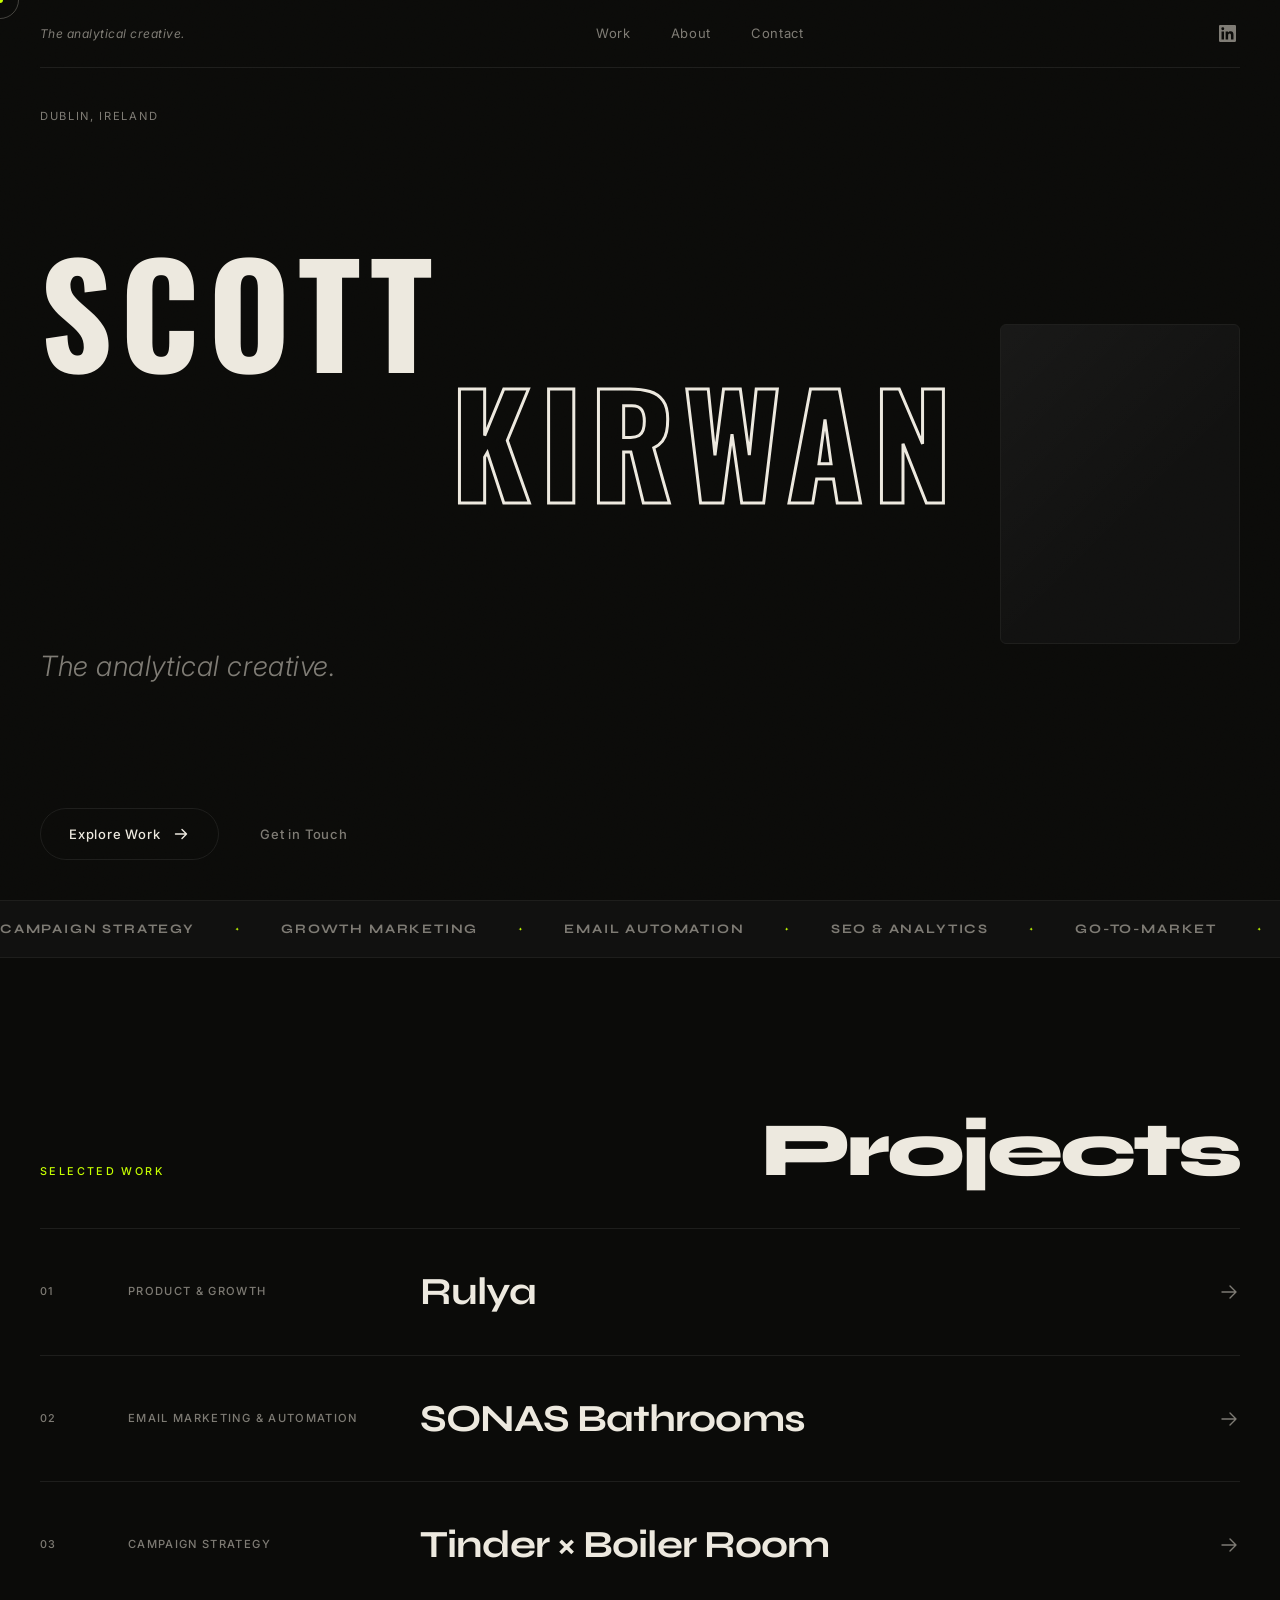
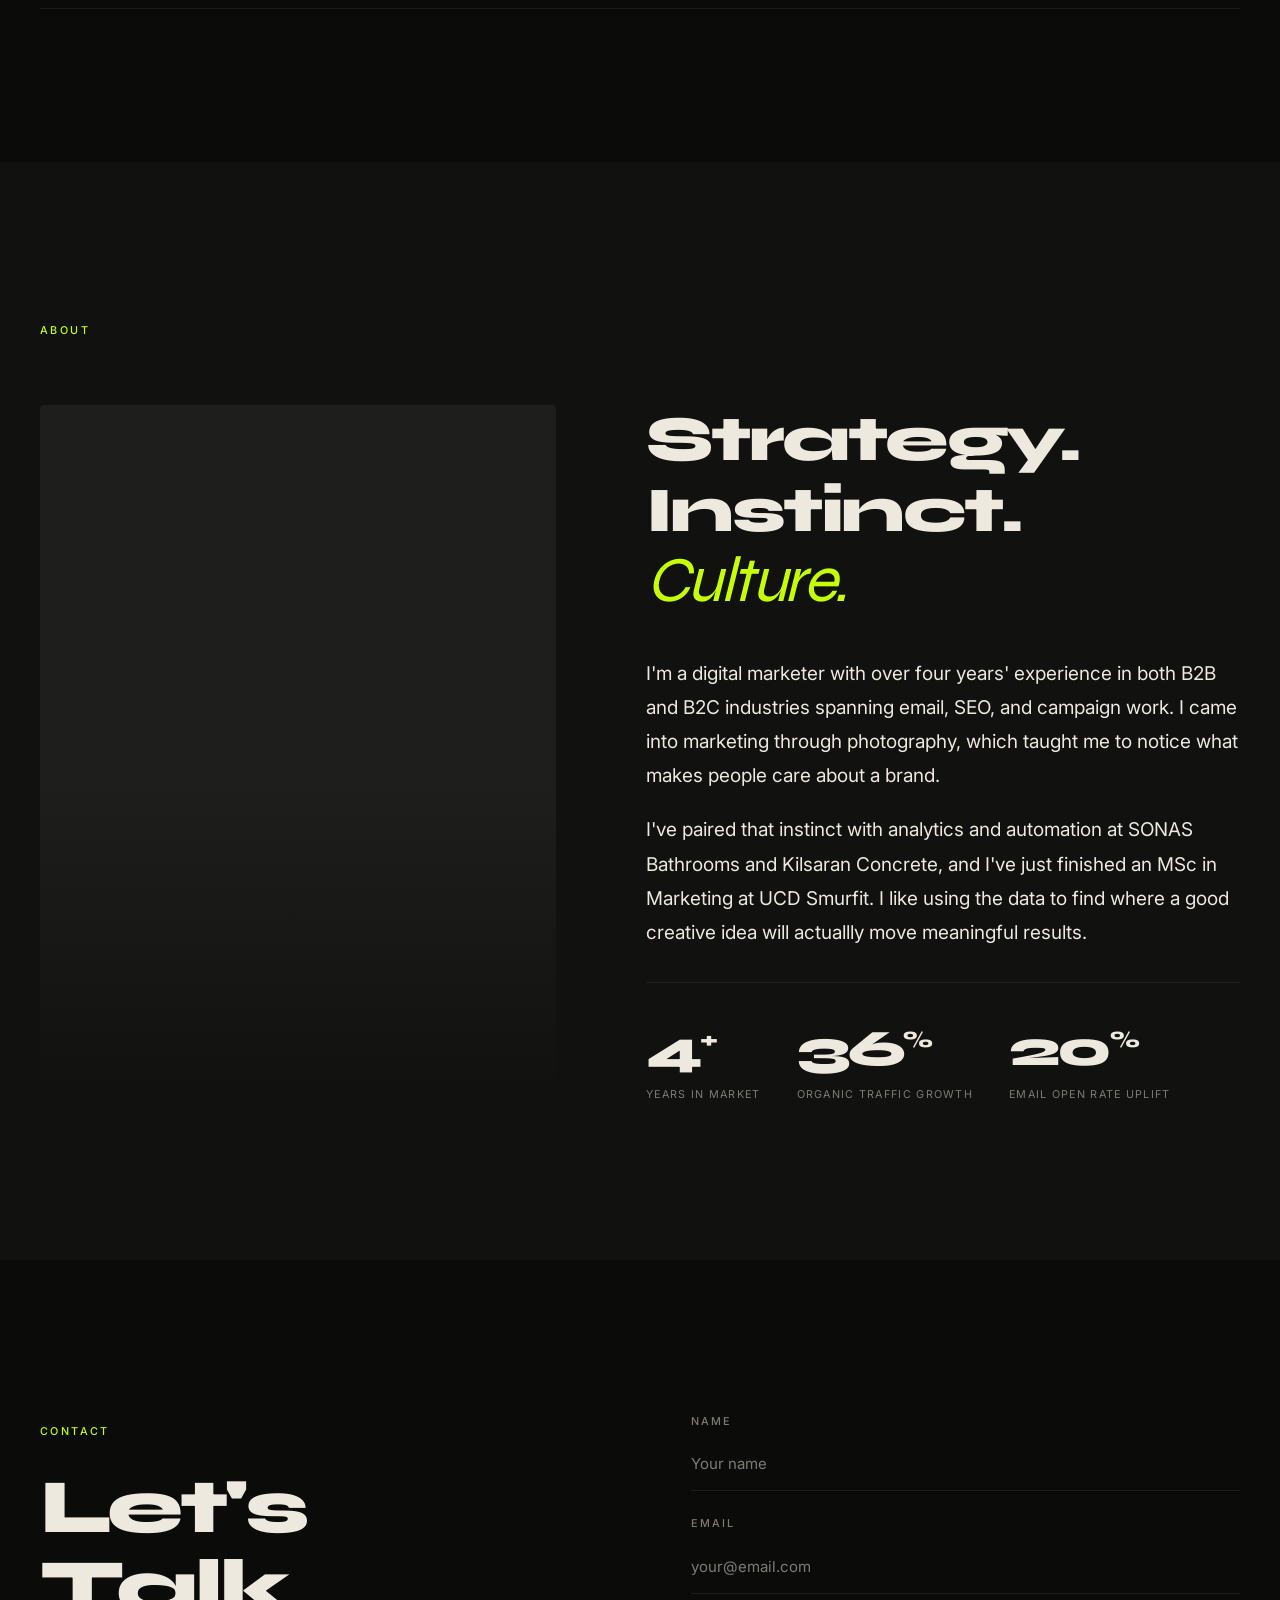
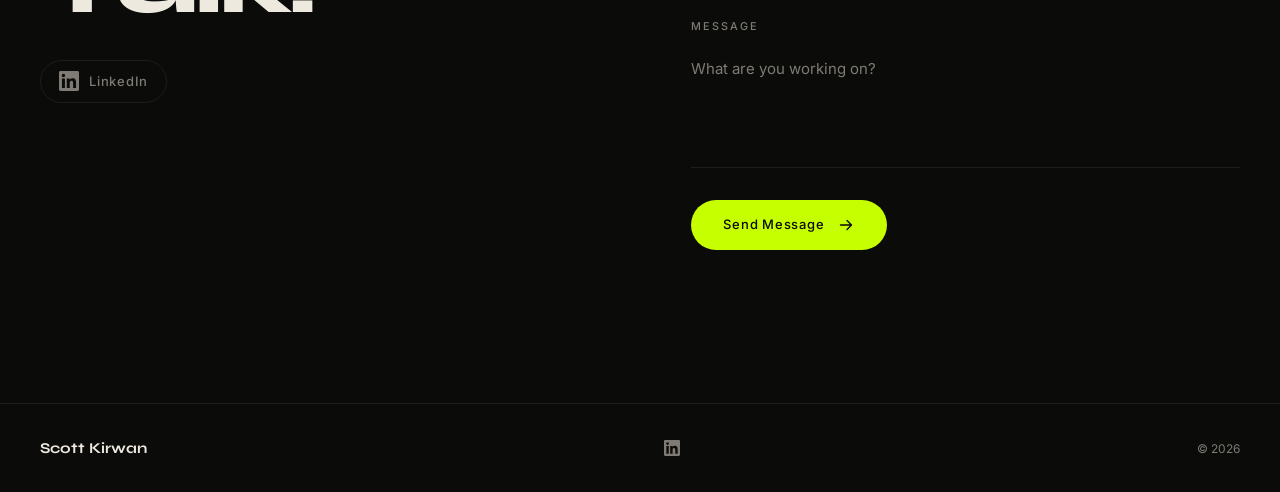
<file: index.html>
<!DOCTYPE html>
<html lang="en">
<head>
  <meta charset="UTF-8" />
  <meta name="viewport" content="width=device-width, initial-scale=1.0" />
     <meta name="description" content="Scott Kirwan, Dublin-based digital marketer. B2B email marketing, SEO and campaign strategy." />
   <title>Scott Kirwan | Digital Marketer, Dublin</title>
  <link rel="preconnect" href="https://fonts.googleapis.com" />
  <link rel="preconnect" href="https://fonts.gstatic.com" crossorigin />
  <link href="https://fonts.googleapis.com/css2?family=Oswald:wght@700&family=Syne:wght@400;700;800&family=Inter:wght@300;400;500&display=swap" rel="stylesheet" />
  <link rel="stylesheet" href="css/styles.css" />
</head>
<body>

  <!-- Grain texture -->
  <svg class="grain" aria-hidden="true" focusable="false" xmlns="http://www.w3.org/2000/svg">
    <filter id="noise">
      <feTurbulence type="fractalNoise" baseFrequency="0.65" numOctaves="3" stitchTiles="stitch" />
    </filter>
    <rect width="100%" height="100%" filter="url(#noise)" />
  </svg>

  <!-- Custom cursor -->
  <div class="cursor-dot"  id="cursorDot"  aria-hidden="true"></div>
  <div class="cursor-ring" id="cursorRing" aria-hidden="true"></div>

  <!-- Work hover preview (follows cursor) -->
  <div class="work-preview" id="workPreview" aria-hidden="true">
    <div class="work-preview__img" id="workPreviewImg"></div>
  </div>

  <!-- NAV ──────────────────────────────────────────────── -->
  <header class="nav" id="nav">
    <div class="nav__inner">
      <a href="#hero" class="nav__tagline" data-cursor="link">The analytical creative.</a>

      <nav class="nav__links" id="navLinks" aria-label="Main navigation">
        <a href="#work"    data-cursor="link">Work</a>
        <a href="#about"   data-cursor="link">About</a>
        <a href="#contact" data-cursor="link">Contact</a>
      </nav>

      <a href="https://www.linkedin.com/in/scott-kirwan-a81163185" class="nav__linkedin" target="_blank" rel="noopener noreferrer" aria-label="LinkedIn" data-cursor="link">
        <svg width="17" height="17" viewBox="0 0 24 24" fill="currentColor" aria-hidden="true">
          <path d="M20.447 20.452h-3.554v-5.569c0-1.328-.027-3.037-1.852-3.037-1.853 0-2.136 1.445-2.136 2.939v5.667H9.351V9h3.414v1.561h.046c.477-.9 1.637-1.85 3.37-1.85 3.601 0 4.267 2.37 4.267 5.455v6.286zM5.337 7.433a2.062 2.062 0 0 1-2.063-2.065 2.064 2.064 0 1 1 2.063 2.065zm1.782 13.019H3.555V9h3.564v11.452zM22.225 0H1.771C.792 0 0 .774 0 1.729v20.542C0 23.227.792 24 1.771 24h20.451C23.2 24 24 23.227 24 22.271V1.729C24 .774 23.2 0 22.222 0h.003z"/>
        </svg>
      </a>

      <button class="nav__toggle" id="navToggle" aria-label="Toggle menu" aria-expanded="false">
        <span></span><span></span>
      </button>
    </div>
  </header>

  <main>

    <!-- HERO ─────────────────────────────────────────────── -->
    <section class="hero" id="hero">
      <div class="hero__inner">

        <div class="hero__content">
          <div class="hero__meta">
            <span>Dublin, Ireland</span>
          </div>

          <div class="hero__name" aria-label="Scott Kirwan">
            <div class="hero__row">
              <span class="hero__first">SCOTT</span>
            </div>
            <div class="hero__row hero__row--right">
              <span class="hero__last">KIRWAN</span>
            </div>
          </div>

          <p class="hero__tagline">The analytical creative.</p>

          <div class="hero__foot">
            <div class="hero__ctas">
              <a href="#work" class="hero__cta" data-cursor="link">
                <span>Explore Work</span>
                <svg width="18" height="18" viewBox="0 0 18 18" fill="none" aria-hidden="true">
                  <path d="M3.5 9H14.5M14.5 9L10 4.5M14.5 9L10 13.5" stroke="currentColor" stroke-width="1.4" stroke-linecap="round" stroke-linejoin="round"/>
                </svg>
              </a>
              <a href="#contact" class="hero__cta hero__cta--secondary" data-cursor="link">
                <span>Get in Touch</span>
              </a>
            </div>
          </div>
        </div>

        <div class="hero__photo-col" aria-hidden="true">
          <div class="hero__photo"></div>
        </div>

      </div>
    </section>

    <!-- MARQUEE ──────────────────────────────────────────── -->
    <div class="marquee" aria-hidden="true">
      <div class="marquee__track">
        <span>Campaign Strategy</span><span class="marquee__sep">✦</span>
        <span>Growth Marketing</span><span class="marquee__sep">✦</span>
        <span>Email Automation</span><span class="marquee__sep">✦</span>
        <span>SEO &amp; Analytics</span><span class="marquee__sep">✦</span>
        <span>Go-To-Market</span><span class="marquee__sep">✦</span>
        <span>Brand Strategy</span><span class="marquee__sep">✦</span>
        <span>Campaign Strategy</span><span class="marquee__sep">✦</span>
        <span>Growth Marketing</span><span class="marquee__sep">✦</span>
        <span>Email Automation</span><span class="marquee__sep">✦</span>
        <span>SEO &amp; Analytics</span><span class="marquee__sep">✦</span>
        <span>Go-To-Market</span><span class="marquee__sep">✦</span>
        <span>Brand Strategy</span><span class="marquee__sep">✦</span>
      </div>
    </div>

    <!-- WORK ─────────────────────────────────────────────── -->
    <section class="section work" id="work">
      <div class="container">
        <header class="work__header" data-reveal>
          <span class="label">Selected Work</span>
          <h2 class="work__title">Projects</h2>
        </header>

        <ul class="work__list">
          <li class="work__item" data-preview-color="#0c1f30" data-preview-image="rulya-logo.png" data-preview-fit="contain" data-reveal>
            <a href="rulya.html" class="work__item-link" data-cursor="link">
              <span class="work__num">01</span>
              <span class="work__tag">Product &amp; Growth</span>
              <h3 class="work__name">Rulya</h3>
              <span class="work__arrow" aria-hidden="true">
                <svg width="22" height="22" viewBox="0 0 22 22" fill="none">
                  <path d="M4 11H18M18 11L12 5M18 11L12 17" stroke="currentColor" stroke-width="1.4" stroke-linecap="round" stroke-linejoin="round"/>
                </svg>
              </span>
            </a>
          </li>
          <li class="work__item" data-preview-color="#0d1a2b" data-preview-image="sonas-logo.png" data-preview-fit="contain" data-reveal>
            <a href="sonas.html" class="work__item-link" data-cursor="link">
              <span class="work__num">02</span>
              <span class="work__tag">Email Marketing &amp; Automation</span>
              <h3 class="work__name">SONAS Bathrooms</h3>
              <span class="work__arrow" aria-hidden="true">
                <svg width="22" height="22" viewBox="0 0 22 22" fill="none">
                  <path d="M4 11H18M18 11L12 5M18 11L12 17" stroke="currentColor" stroke-width="1.4" stroke-linecap="round" stroke-linejoin="round"/>
                </svg>
              </span>
            </a>
          </li>
          <li class="work__item" data-preview-color="#1a0a0f" data-preview-image="tinder-preview.png" data-reveal>
            <a href="tinder.html" class="work__item-link" data-cursor="link">
              <span class="work__num">03</span>
              <span class="work__tag">Campaign Strategy</span>
              <h3 class="work__name">Tinder &times; Boiler Room</h3>
              <span class="work__arrow" aria-hidden="true">
                <svg width="22" height="22" viewBox="0 0 22 22" fill="none">
                  <path d="M4 11H18M18 11L12 5M18 11L12 17" stroke="currentColor" stroke-width="1.4" stroke-linecap="round" stroke-linejoin="round"/>
                </svg>
              </span>
            </a>
          </li>
        </ul>
      </div>
    </section>

    <!-- ABOUT ────────────────────────────────────────────── -->
    <section class="section about" id="about">
      <div class="container">
        <span class="label" data-reveal>About</span>

        <div class="about__inner">
          <div class="about__image-col" data-reveal>
            <div class="about__image"></div>
          </div>

          <div class="about__content">
            <h2 class="about__headline" data-reveal>
              Strategy.<br />Instinct.<br /><em>Culture.</em>
            </h2>
            <p class="about__bio" data-reveal>
              I'm a digital marketer with over four years' experience in both B2B and
              B2C industries spanning email, SEO, and campaign work. I came into marketing
              through photography, which taught me to notice what makes people care about a brand.
            </p>
            <p class="about__bio" data-reveal>
              I've paired that instinct with analytics and automation at SONAS Bathrooms and
              Kilsaran Concrete, and I've just finished an MSc in Marketing at UCD Smurfit.
              I like using the data to find where a good creative idea will actuallly move
              meaningful results.
            </p>

            <div class="about__stats" data-reveal>
              <div class="stat">
                <span class="stat__num">4<sup>+</sup></span>
                <span class="stat__label">Years in market</span>
              </div>
              <div class="stat">
                <span class="stat__num">36<sup>%</sup></span>
                <span class="stat__label">Organic traffic growth</span>
              </div>
              <div class="stat">
                <span class="stat__num">20<sup>%</sup></span>
                <span class="stat__label">Email open rate uplift</span>
              </div>
            </div>
          </div>
        </div>
      </div>
    </section>

    <!-- CONTACT ──────────────────────────────────────────── -->
    <section class="section contact" id="contact">
      <div class="container">
        <div class="contact__inner">

          <div class="contact__left" data-reveal>
            <span class="label">Contact</span>
            <h2 class="contact__headline">
              Let's<br />Talk.
            </h2>
            <a href="https://www.linkedin.com/in/scott-kirwan-a81163185" class="contact__linkedin" target="_blank" rel="noopener noreferrer" aria-label="LinkedIn" data-cursor="link">
              <svg width="20" height="20" viewBox="0 0 24 24" fill="currentColor" aria-hidden="true">
                <path d="M20.447 20.452h-3.554v-5.569c0-1.328-.027-3.037-1.852-3.037-1.853 0-2.136 1.445-2.136 2.939v5.667H9.351V9h3.414v1.561h.046c.477-.9 1.637-1.85 3.37-1.85 3.601 0 4.267 2.37 4.267 5.455v6.286zM5.337 7.433a2.062 2.062 0 0 1-2.063-2.065 2.064 2.064 0 1 1 2.063 2.065zm1.782 13.019H3.555V9h3.564v11.452zM22.225 0H1.771C.792 0 0 .774 0 1.729v20.542C0 23.227.792 24 1.771 24h20.451C23.2 24 24 23.227 24 22.271V1.729C24 .774 23.2 0 22.222 0h.003z"/>
              </svg>
              LinkedIn
            </a>
          </div>

          <form class="contact__form" id="contactForm" action="https://formspree.io/f/mzdqkjrl" method="POST" data-reveal>
            <div class="form__group">
              <label for="name">Name</label>
              <input type="text" id="name" name="name" placeholder="Your name" autocomplete="name" />
            </div>
            <div class="form__group">
              <label for="email">Email</label>
              <input type="email" id="email" name="email" placeholder="your@email.com" autocomplete="email" />
            </div>
            <div class="form__group">
              <label for="message">Message</label>
              <textarea id="message" name="message" rows="4" placeholder="What are you working on?" maxlength="1000"></textarea>
            </div>
            <button type="submit" class="btn-submit" data-cursor="link">
              <span>Send Message</span>
              <svg width="18" height="18" viewBox="0 0 18 18" fill="none" aria-hidden="true">
                <path d="M3.5 9H14.5M14.5 9L10 4.5M14.5 9L10 13.5" stroke="currentColor" stroke-width="1.4" stroke-linecap="round" stroke-linejoin="round"/>
              </svg>
            </button>
          </form>

        </div>
      </div>
    </section>

  </main>

  <!-- FOOTER ───────────────────────────────────────────── -->
  <footer class="footer">
    <div class="container">
      <div class="footer__inner">
        <span class="footer__name">Scott Kirwan</span>
        <div class="footer__links">
          <a href="https://www.linkedin.com/in/scott-kirwan-a81163185" target="_blank" rel="noopener noreferrer" aria-label="LinkedIn" data-cursor="link">
            <svg width="16" height="16" viewBox="0 0 24 24" fill="currentColor" aria-hidden="true">
              <path d="M20.447 20.452h-3.554v-5.569c0-1.328-.027-3.037-1.852-3.037-1.853 0-2.136 1.445-2.136 2.939v5.667H9.351V9h3.414v1.561h.046c.477-.9 1.637-1.85 3.37-1.85 3.601 0 4.267 2.37 4.267 5.455v6.286zM5.337 7.433a2.062 2.062 0 0 1-2.063-2.065 2.064 2.064 0 1 1 2.063 2.065zm1.782 13.019H3.555V9h3.564v11.452zM22.225 0H1.771C.792 0 0 .774 0 1.729v20.542C0 23.227.792 24 1.771 24h20.451C23.2 24 24 23.227 24 22.271V1.729C24 .774 23.2 0 22.222 0h.003z"/>
            </svg>
          </a>
        </div>
        <span class="footer__copy">&copy; <span id="year"></span></span>
      </div>
    </div>
  </footer>

  <script src="js/script.js"></script>
</body>
</html>
</file>
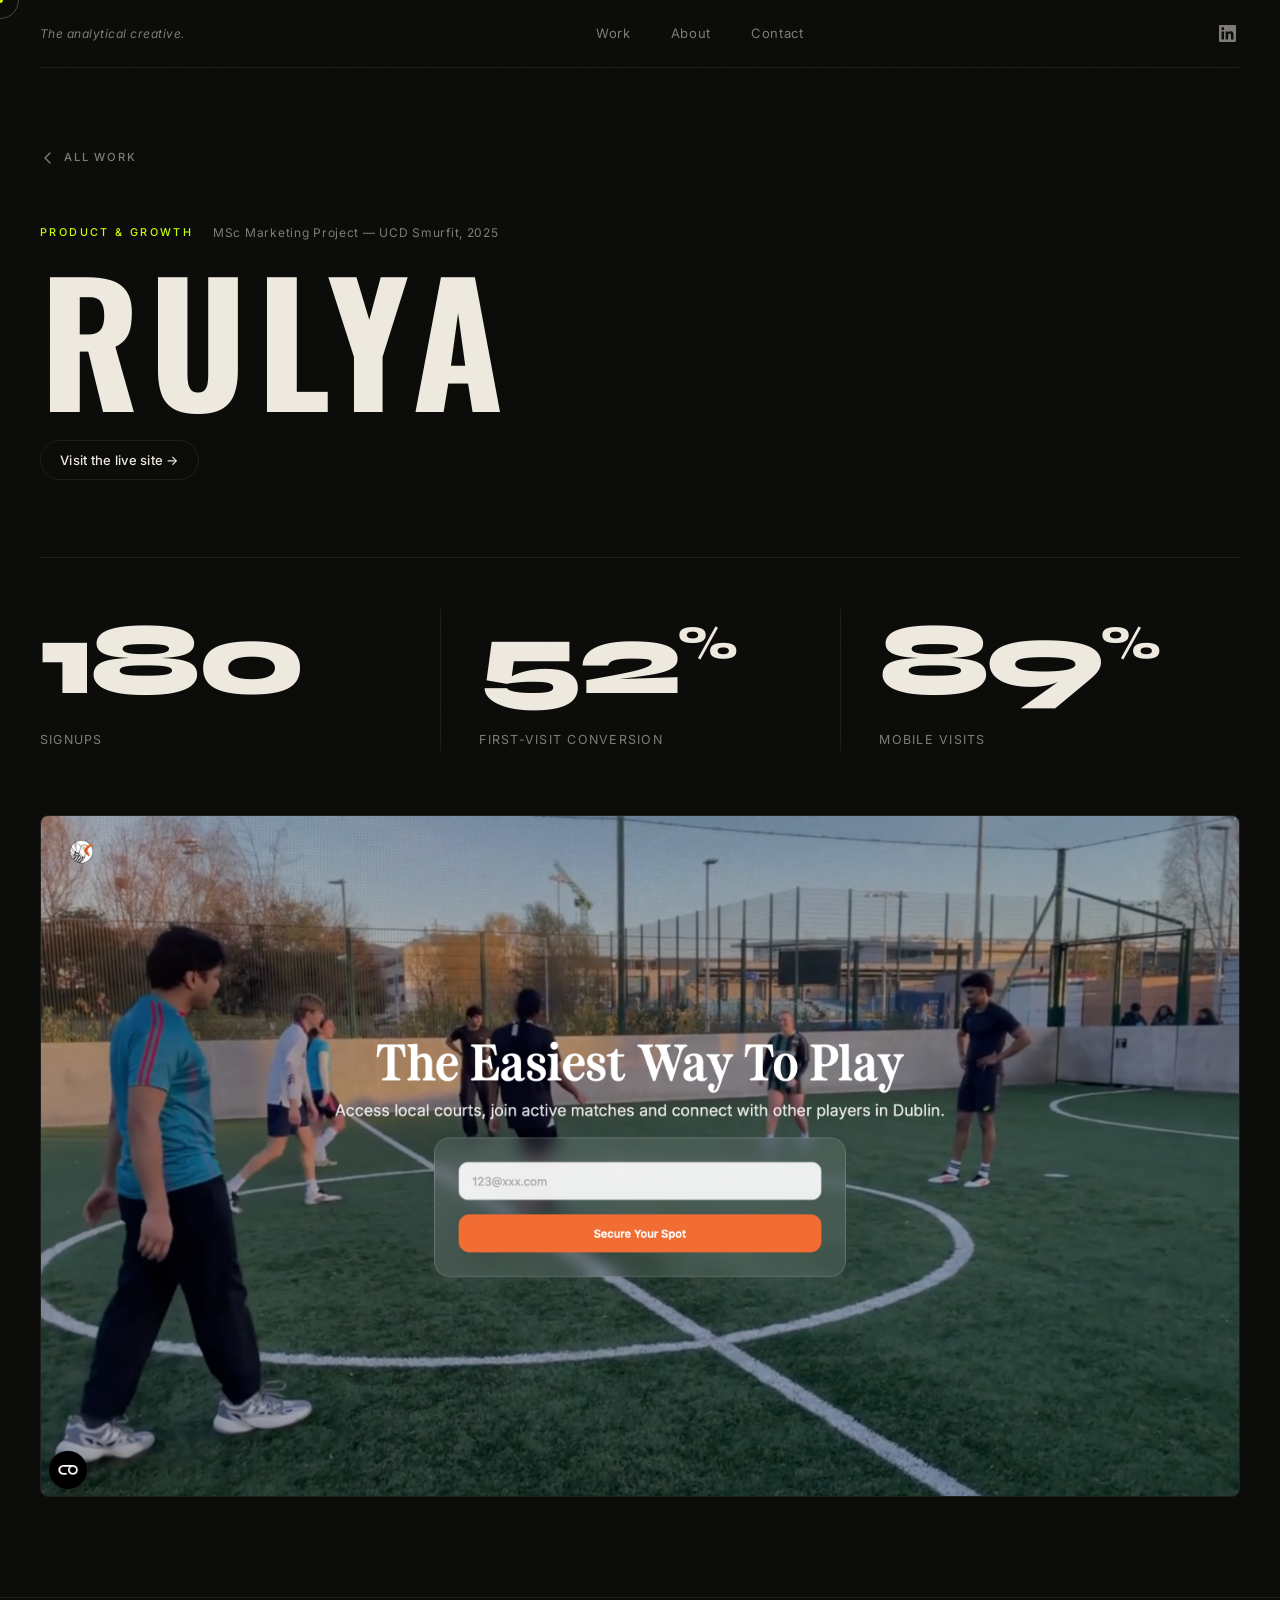
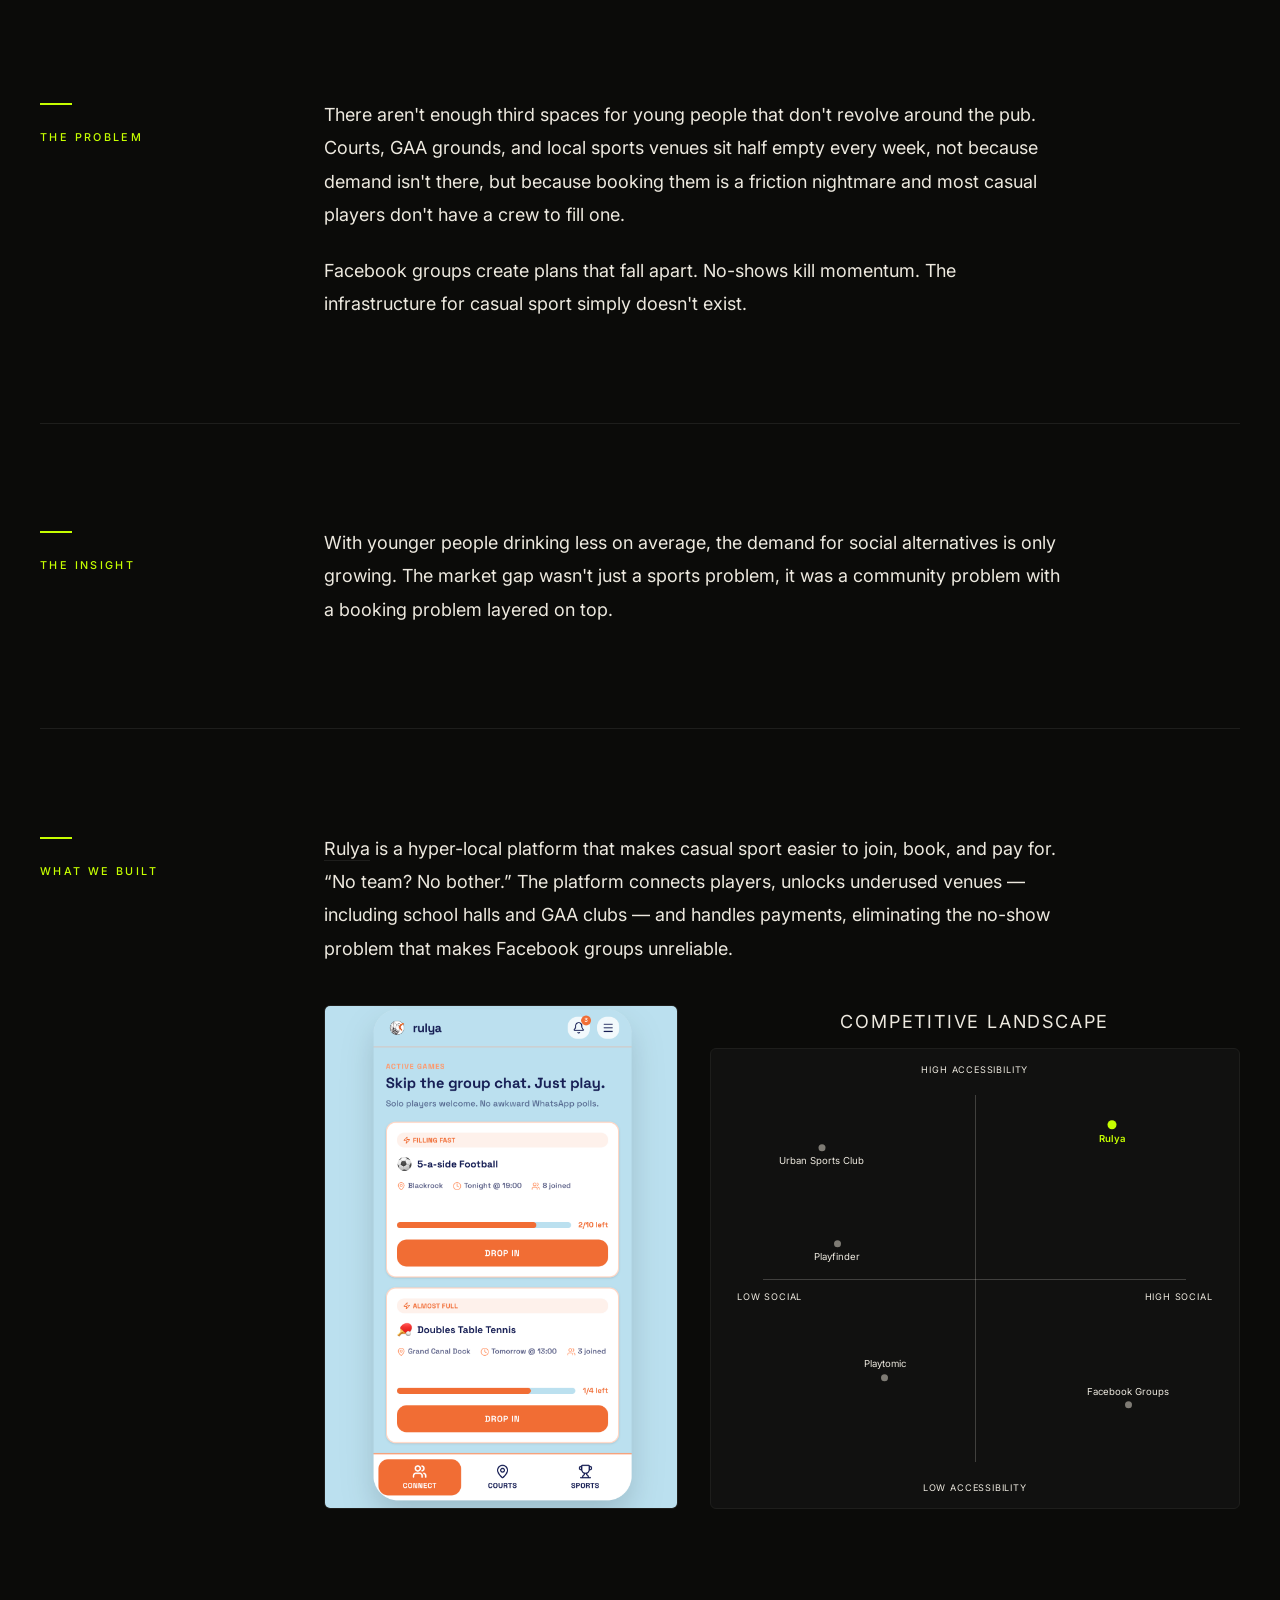
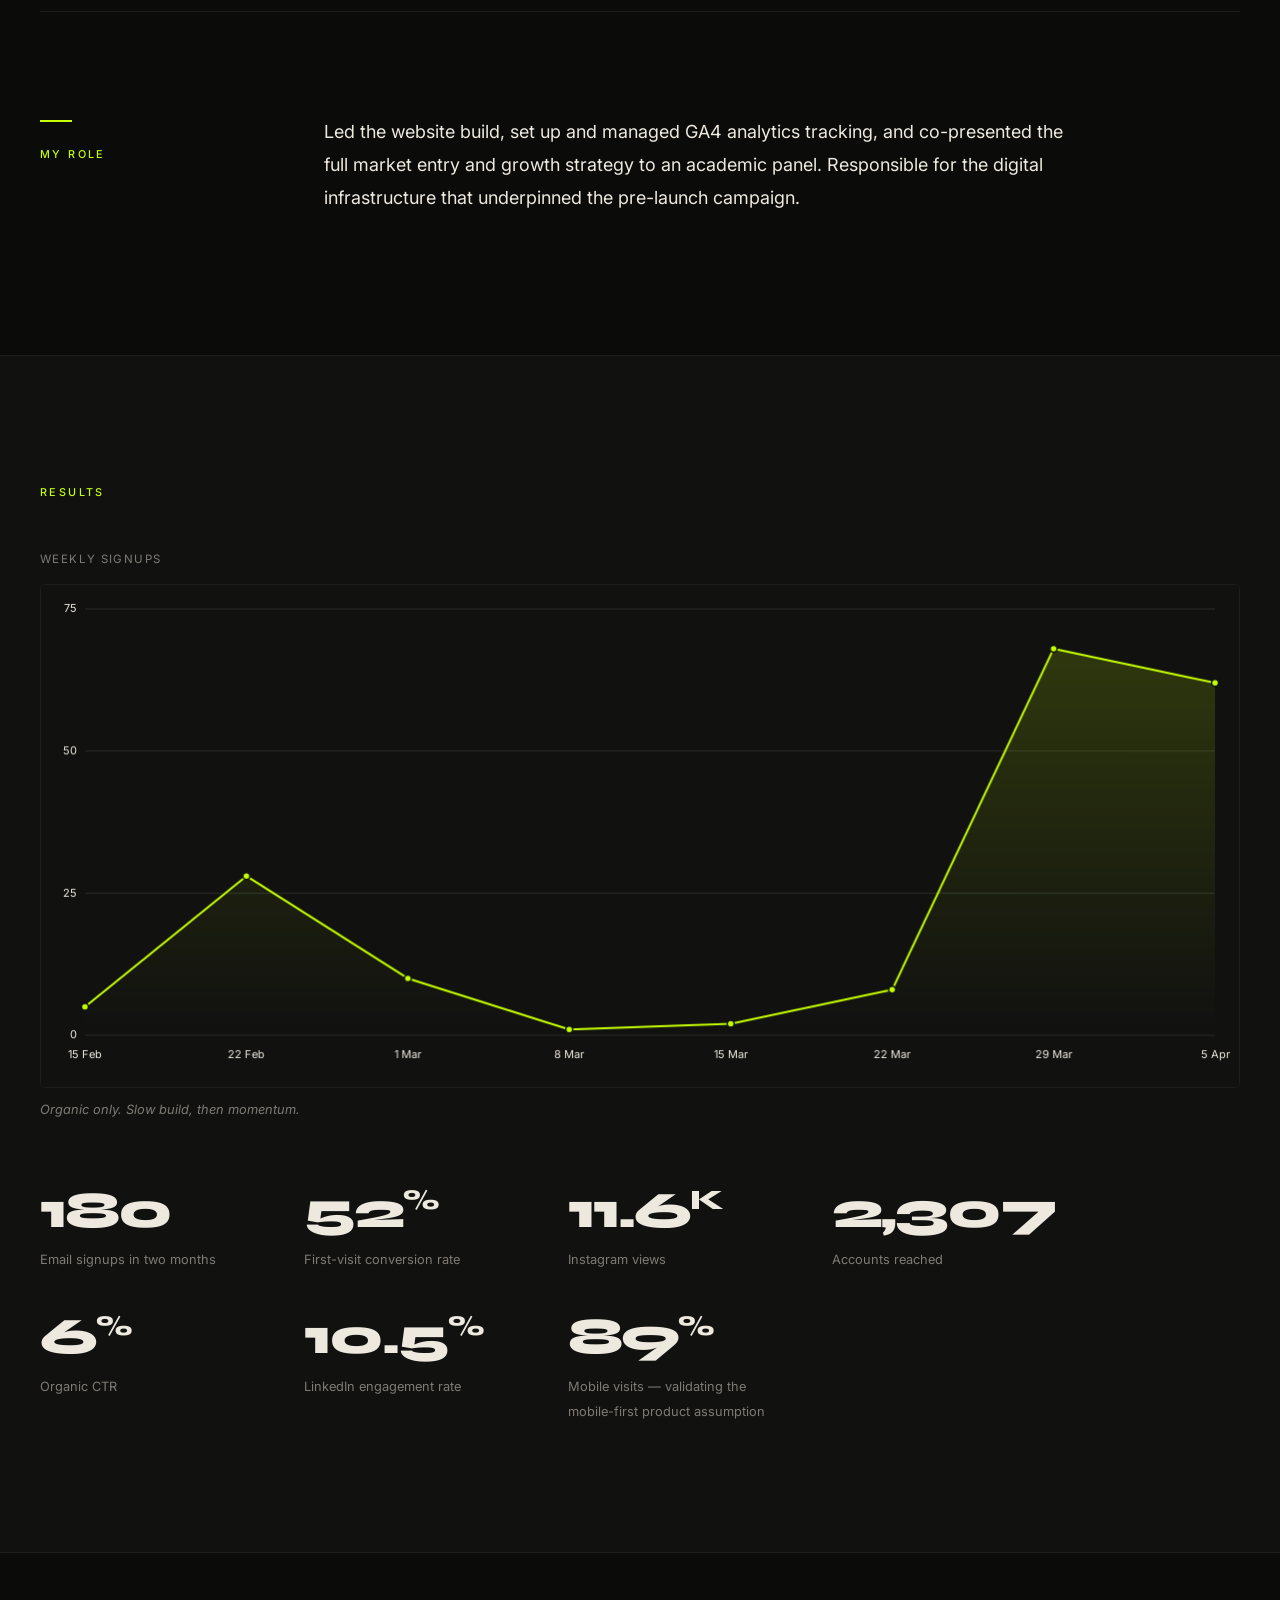
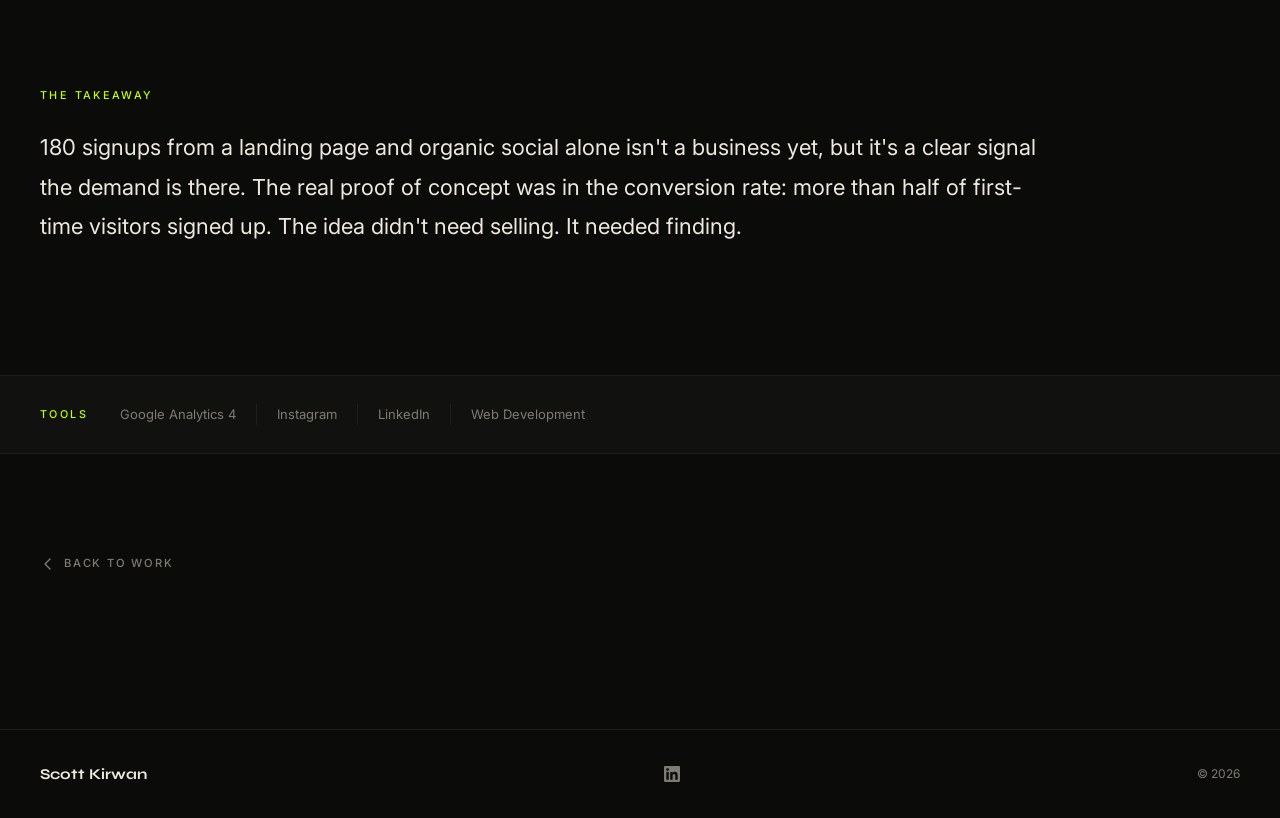
<file: rulya.html>
<!DOCTYPE html>
<html lang="en">
<head>
  <meta charset="UTF-8" />
  <meta name="viewport" content="width=device-width, initial-scale=1.0" />
  <meta name="description" content="Rulya — Product & Growth case study by Scott Kirwan." />
  <title>Rulya — Scott Kirwan</title>
  <link rel="preconnect" href="https://fonts.googleapis.com" />
  <link rel="preconnect" href="https://fonts.gstatic.com" crossorigin />
  <link href="https://fonts.googleapis.com/css2?family=Oswald:wght@700&family=Syne:wght@400;700;800&family=Inter:wght@300;400;500&display=swap" rel="stylesheet" />
  <link rel="stylesheet" href="css/styles.css" />
  <link rel="stylesheet" href="css/casestudy.css" />
</head>
<body>

  <!-- Grain texture -->
  <svg class="grain" aria-hidden="true" focusable="false" xmlns="http://www.w3.org/2000/svg">
    <filter id="noise">
      <feTurbulence type="fractalNoise" baseFrequency="0.65" numOctaves="3" stitchTiles="stitch" />
    </filter>
    <rect width="100%" height="100%" filter="url(#noise)" />
  </svg>

  <!-- Custom cursor -->
  <div class="cursor-dot"  id="cursorDot"  aria-hidden="true"></div>
  <div class="cursor-ring" id="cursorRing" aria-hidden="true"></div>

  <!-- NAV ──────────────────────────────────────────────── -->
  <header class="nav" id="nav">
    <div class="nav__inner">
      <a href="index.html#hero" class="nav__tagline" data-cursor="link">The analytical creative.</a>

      <nav class="nav__links" id="navLinks" aria-label="Main navigation">
        <a href="index.html#work"    data-cursor="link">Work</a>
        <a href="index.html#about"   data-cursor="link">About</a>
        <a href="index.html#contact" data-cursor="link">Contact</a>
      </nav>

      <a href="https://www.linkedin.com/in/scott-kirwan-a81163185" class="nav__linkedin" target="_blank" rel="noopener noreferrer" aria-label="LinkedIn" data-cursor="link">
        <svg width="17" height="17" viewBox="0 0 24 24" fill="currentColor" aria-hidden="true">
          <path d="M20.447 20.452h-3.554v-5.569c0-1.328-.027-3.037-1.852-3.037-1.853 0-2.136 1.445-2.136 2.939v5.667H9.351V9h3.414v1.561h.046c.477-.9 1.637-1.85 3.37-1.85 3.601 0 4.267 2.37 4.267 5.455v6.286zM5.337 7.433a2.062 2.062 0 0 1-2.063-2.065 2.064 2.064 0 1 1 2.063 2.065zm1.782 13.019H3.555V9h3.564v11.452zM22.225 0H1.771C.792 0 0 .774 0 1.729v20.542C0 23.227.792 24 1.771 24h20.451C23.2 24 24 23.227 24 22.271V1.729C24 .774 23.2 0 22.222 0h.003z"/>
        </svg>
      </a>

      <button class="nav__toggle" id="navToggle" aria-label="Toggle menu" aria-expanded="false">
        <span></span><span></span>
      </button>
    </div>
  </header>

  <main>

    <!-- HERO ─────────────────────────────────────────────── -->
    <section class="cs-hero">
      <div class="container">

        <a href="index.html#work" class="cs-back" data-cursor="link">
          <svg width="16" height="16" viewBox="0 0 16 16" fill="none" aria-hidden="true">
            <path d="M10 3L5 8L10 13" stroke="currentColor" stroke-width="1.4" stroke-linecap="round" stroke-linejoin="round"/>
          </svg>
          All Work
        </a>

        <div class="cs-hero__kicker">
          <span class="label">Product &amp; Growth</span>
          <span class="cs-hero__date">MSc Marketing Project &mdash; UCD Smurfit, 2025</span>
        </div>

        <h1 class="cs-hero__title">RULYA</h1>

        <a href="https://www.rulya.ie" class="cs-livesite" target="_blank" rel="noopener noreferrer" data-cursor="link">
          Visit the live site &rarr;
        </a>

        <div class="cs-callout" data-reveal>
          <div class="cs-callout__grid">
            <div class="cs-callout__item">
              <span class="cs-callout__num">180</span>
              <span class="cs-callout__label">Signups</span>
            </div>
            <div class="cs-callout__item">
              <span class="cs-callout__num">52<sup>%</sup></span>
              <span class="cs-callout__label">First-Visit Conversion</span>
            </div>
            <div class="cs-callout__item">
              <span class="cs-callout__num">89<sup>%</sup></span>
              <span class="cs-callout__label">Mobile Visits</span>
            </div>
          </div>
        </div>

      </div>
    </section>

    <!-- COVER IMAGE ──────────────────────────────────────── -->
    <div class="cs-cover">
      <div class="container">
        <div class="cs-cover__img">
          <img src="rulya-hero.png" alt="Rulya — making casual sport easier to join, book, and pay for" />
        </div>
      </div>
    </div>

    <!-- ARTICLE ──────────────────────────────────────────── -->
    <article class="cs-article">
      <div class="container">

        <!-- The Problem -->
        <div class="cs-section" id="problem" data-reveal>
          <div class="cs-section__label">
            <span class="label">The Problem</span>
          </div>
          <div class="cs-section__body">
            <p>There aren't enough third spaces for young people that don't revolve around the pub. Courts, GAA grounds, and local sports venues sit half empty every week, not because demand isn't there, but because booking them is a friction nightmare and most casual players don't have a crew to fill one.</p>
            <p>Facebook groups create plans that fall apart. No-shows kill momentum. The infrastructure for casual sport simply doesn't exist.</p>
          </div>
        </div>

        <!-- The Insight -->
        <div class="cs-section" id="insight" data-reveal>
          <div class="cs-section__label">
            <span class="label">The Insight</span>
          </div>
          <div class="cs-section__body">
            <p>With younger people drinking less on average, the demand for social alternatives is only growing. The market gap wasn't just a sports problem, it was a community problem with a booking problem layered on top.</p>
          </div>
        </div>

        <!-- What We Built -->
        <div class="cs-section" data-reveal>
          <div class="cs-section__label">
            <span class="label">What We Built</span>
          </div>
          <div class="cs-section__body">
            <p><a href="https://www.rulya.ie" class="cs-body-link" target="_blank" rel="noopener noreferrer">Rulya</a> is a hyper-local platform that makes casual sport easier to join, book, and pay for. &ldquo;No team? No bother.&rdquo; The platform connects players, unlocks underused venues &mdash; including school halls and GAA clubs &mdash; and handles payments, eliminating the no-show problem that makes Facebook groups unreliable.</p>

            <div class="cs-built-cols">
              <div class="cs-built-col-img">
                <img src="rulya-app.png" alt="Rulya app interface" />
              </div>
              <div class="cs-built-col-matrix">
                <p class="cs-matrix__caption">Competitive landscape</p>
                <div class="cs-matrix" role="img" aria-label="Competitive landscape matrix: Rulya sits in the high social, high accessibility quadrant">
                  <div class="cs-matrix__vline"></div>
                  <div class="cs-matrix__hline"></div>

                  <span class="cs-matrix__axis cs-matrix__axis--top">High Accessibility</span>
                  <span class="cs-matrix__axis cs-matrix__axis--bottom">Low Accessibility</span>
                  <span class="cs-matrix__axis cs-matrix__axis--left">Low Social</span>
                  <span class="cs-matrix__axis cs-matrix__axis--right">High Social</span>

                  <div class="cs-matrix__dot cs-matrix__dot--rulya" style="left:76%;top:18%">
                    <span class="cs-matrix__mark"></span>
                    <span class="cs-matrix__dot-label">Rulya</span>
                  </div>
                  <div class="cs-matrix__dot" style="left:21%;top:23%">
                    <span class="cs-matrix__mark"></span>
                    <span class="cs-matrix__dot-label">Urban Sports Club</span>
                  </div>
                  <div class="cs-matrix__dot" style="left:24%;top:44%">
                    <span class="cs-matrix__mark"></span>
                    <span class="cs-matrix__dot-label">Playfinder</span>
                  </div>
                  <div class="cs-matrix__dot cs-matrix__dot--flip" style="left:79%;top:76%">
                    <span class="cs-matrix__mark"></span>
                    <span class="cs-matrix__dot-label">Facebook Groups</span>
                  </div>
                  <div class="cs-matrix__dot cs-matrix__dot--flip" style="left:33%;top:70%">
                    <span class="cs-matrix__mark"></span>
                    <span class="cs-matrix__dot-label">Playtomic</span>
                  </div>
                </div>
              </div>
            </div>
          </div>
        </div>

        <!-- My Role -->
        <div class="cs-section" id="role" data-reveal>
          <div class="cs-section__label">
            <span class="label">My Role</span>
          </div>
          <div class="cs-section__body">
            <p>Led the website build, set up and managed GA4 analytics tracking, and co-presented the full market entry and growth strategy to an academic panel. Responsible for the digital infrastructure that underpinned the pre-launch campaign.</p>
          </div>
        </div>

      </div>
    </article>

    <!-- RESULTS ──────────────────────────────────────────── -->
    <section class="cs-results" id="results">
      <div class="container">
        <span class="label" data-reveal>Results</span>

        <div class="cs-chart-wrap" data-reveal>
          <p class="cs-chart__title">Weekly Signups</p>
          <canvas id="signupsChart" class="cs-chart"></canvas>
          <p class="cs-chart__caption">Organic only. Slow build, then momentum.</p>
        </div>

        <div class="cs-stats-grid" data-reveal>
          <div class="cs-stat">
            <span class="cs-stat__num">180</span>
            <span class="cs-stat__label">Email signups in two months</span>
          </div>
          <div class="cs-stat">
            <span class="cs-stat__num">52<sup style="font-size:0.55em;vertical-align:super">%</sup></span>
            <span class="cs-stat__label">First-visit conversion rate</span>
          </div>
          <div class="cs-stat">
            <span class="cs-stat__num">11.6<sup style="font-size:0.55em;vertical-align:super">K</sup></span>
            <span class="cs-stat__label">Instagram views</span>
          </div>
          <div class="cs-stat">
            <span class="cs-stat__num">2,307</span>
            <span class="cs-stat__label">Accounts reached</span>
          </div>
          <div class="cs-stat">
            <span class="cs-stat__num">6<sup style="font-size:0.55em;vertical-align:super">%</sup></span>
            <span class="cs-stat__label">Organic CTR</span>
          </div>
          <div class="cs-stat">
            <span class="cs-stat__num">10.5<sup style="font-size:0.55em;vertical-align:super">%</sup></span>
            <span class="cs-stat__label">LinkedIn engagement rate</span>
          </div>
          <div class="cs-stat">
            <span class="cs-stat__num">89<sup style="font-size:0.55em;vertical-align:super">%</sup></span>
            <span class="cs-stat__label">Mobile visits &mdash; validating the mobile-first product assumption</span>
          </div>
        </div>
      </div>
    </section>

    <!-- TAKEAWAY ─────────────────────────────────────────── -->
    <section class="cs-takeaway">
      <div class="container">
        <span class="label" data-reveal>The Takeaway</span>
        <p class="cs-takeaway__text" data-reveal>180 signups from a landing page and organic social alone isn't a business yet, but it's a clear signal the demand is there. The real proof of concept was in the conversion rate: more than half of first-time visitors signed up. The idea didn't need selling. It needed finding.</p>
      </div>
    </section>

    <!-- TOOLS ────────────────────────────────────────────── -->
    <div class="cs-tools">
      <div class="container">
        <div class="cs-tools__inner">
          <span class="label">Tools</span>
          <ul class="cs-tools__list" aria-label="Tools used">
            <li>Google Analytics 4</li>
            <li>Instagram</li>
            <li>LinkedIn</li>
            <li>Web Development</li>
          </ul>
        </div>
      </div>
    </div>

    <!-- FOOT NAV ─────────────────────────────────────────── -->
    <div class="cs-foot-nav">
      <div class="container">
        <a href="index.html#work" class="cs-back" data-cursor="link">
          <svg width="16" height="16" viewBox="0 0 16 16" fill="none" aria-hidden="true">
            <path d="M10 3L5 8L10 13" stroke="currentColor" stroke-width="1.4" stroke-linecap="round" stroke-linejoin="round"/>
          </svg>
          Back to Work
        </a>
      </div>
    </div>

  </main>

  <!-- FOOTER ───────────────────────────────────────────── -->
  <footer class="footer">
    <div class="container">
      <div class="footer__inner">
        <span class="footer__name">Scott Kirwan</span>
        <div class="footer__links">
          <a href="https://www.linkedin.com/in/scott-kirwan-a81163185" target="_blank" rel="noopener noreferrer" aria-label="LinkedIn" data-cursor="link">
            <svg width="16" height="16" viewBox="0 0 24 24" fill="currentColor" aria-hidden="true">
              <path d="M20.447 20.452h-3.554v-5.569c0-1.328-.027-3.037-1.852-3.037-1.853 0-2.136 1.445-2.136 2.939v5.667H9.351V9h3.414v1.561h.046c.477-.9 1.637-1.85 3.37-1.85 3.601 0 4.267 2.37 4.267 5.455v6.286zM5.337 7.433a2.062 2.062 0 0 1-2.063-2.065 2.064 2.064 0 1 1 2.063 2.065zm1.782 13.019H3.555V9h3.564v11.452zM22.225 0H1.771C.792 0 0 .774 0 1.729v20.542C0 23.227.792 24 1.771 24h20.451C23.2 24 24 23.227 24 22.271V1.729C24 .774 23.2 0 22.222 0h.003z"/>
            </svg>
          </a>
        </div>
        <span class="footer__copy">&copy; <span id="year"></span></span>
      </div>
    </div>
  </footer>

  <script src="js/script.js"></script>
  <script>
    /* Weekly signups line chart */
    (function () {
      const canvas = document.getElementById('signupsChart');
      if (!canvas || !canvas.getContext) return;

      const DATA   = [5, 28, 10, 1, 2, 8, 68, 62];
      const LABELS = ['15 Feb', '22 Feb', '1 Mar', '8 Mar', '15 Mar', '22 Mar', '29 Mar', '5 Apr'];
      const ACCENT = '#c6ff00';
      const BG     = '#111110';
      const BORDER = 'rgba(237, 233, 223, 0.12)';
      const MUTED  = '#ede9df';
      const MAX    = 75;

      function draw() {
        const W = canvas.offsetWidth;
        const H = Math.round(W * 0.42);
        canvas.width  = W * devicePixelRatio;
        canvas.height = H * devicePixelRatio;
        canvas.style.height = H + 'px';

        const ctx = canvas.getContext('2d');
        ctx.scale(devicePixelRatio, devicePixelRatio);

        const pad = { top: 24, right: 24, bottom: 52, left: 44 };
        const plotW = W - pad.left - pad.right;
        const plotH = H - pad.top  - pad.bottom;

        /* Background */
        ctx.fillStyle = BG;
        ctx.fillRect(0, 0, W, H);

        /* Grid lines + y labels */
        ctx.font         = `11px Inter, system-ui, sans-serif`;
        ctx.textBaseline = 'middle';
        [0, 25, 50, 75].forEach(v => {
          const y = pad.top + plotH - (v / MAX) * plotH;
          ctx.strokeStyle = BORDER;
          ctx.lineWidth   = 1;
          ctx.beginPath();
          ctx.moveTo(pad.left, y);
          ctx.lineTo(pad.left + plotW, y);
          ctx.stroke();
          ctx.fillStyle = MUTED;
          ctx.textAlign = 'right';
          ctx.fillText(v, pad.left - 8, y);
        });

        /* Data points */
        const pts = DATA.map((v, i) => ({
          x: pad.left + i * (plotW / (DATA.length - 1)),
          y: pad.top  + plotH - (v / MAX) * plotH,
        }));

        /* Gradient fill */
        const grad = ctx.createLinearGradient(0, pad.top, 0, pad.top + plotH);
        grad.addColorStop(0, 'rgba(198,255,0,0.18)');
        grad.addColorStop(1, 'rgba(198,255,0,0)');
        ctx.beginPath();
        ctx.moveTo(pts[0].x, pad.top + plotH);
        pts.forEach(p => ctx.lineTo(p.x, p.y));
        ctx.lineTo(pts[pts.length - 1].x, pad.top + plotH);
        ctx.closePath();
        ctx.fillStyle = grad;
        ctx.fill();

        /* Line */
        ctx.beginPath();
        pts.forEach((p, i) => (i === 0 ? ctx.moveTo(p.x, p.y) : ctx.lineTo(p.x, p.y)));
        ctx.strokeStyle = ACCENT;
        ctx.lineWidth   = 2;
        ctx.lineJoin    = 'round';
        ctx.lineCap     = 'round';
        ctx.stroke();

        /* Dots */
        pts.forEach(p => {
          ctx.beginPath();
          ctx.arc(p.x, p.y, 3.5, 0, Math.PI * 2);
          ctx.fillStyle   = ACCENT;
          ctx.fill();
          ctx.strokeStyle = BG;
          ctx.lineWidth   = 1.5;
          ctx.stroke();
        });

        /* X-axis labels */
        ctx.fillStyle    = MUTED;
        ctx.textAlign    = 'center';
        ctx.textBaseline = 'top';
        ctx.font         = `11px Inter, system-ui, sans-serif`;
        LABELS.forEach((l, i) => ctx.fillText(l, pts[i].x, H - pad.bottom + 14));
      }

      draw();
      let raf;
      window.addEventListener('resize', () => {
        cancelAnimationFrame(raf);
        raf = requestAnimationFrame(draw);
      });
    })();
  </script>
</body>
</html>
</file>
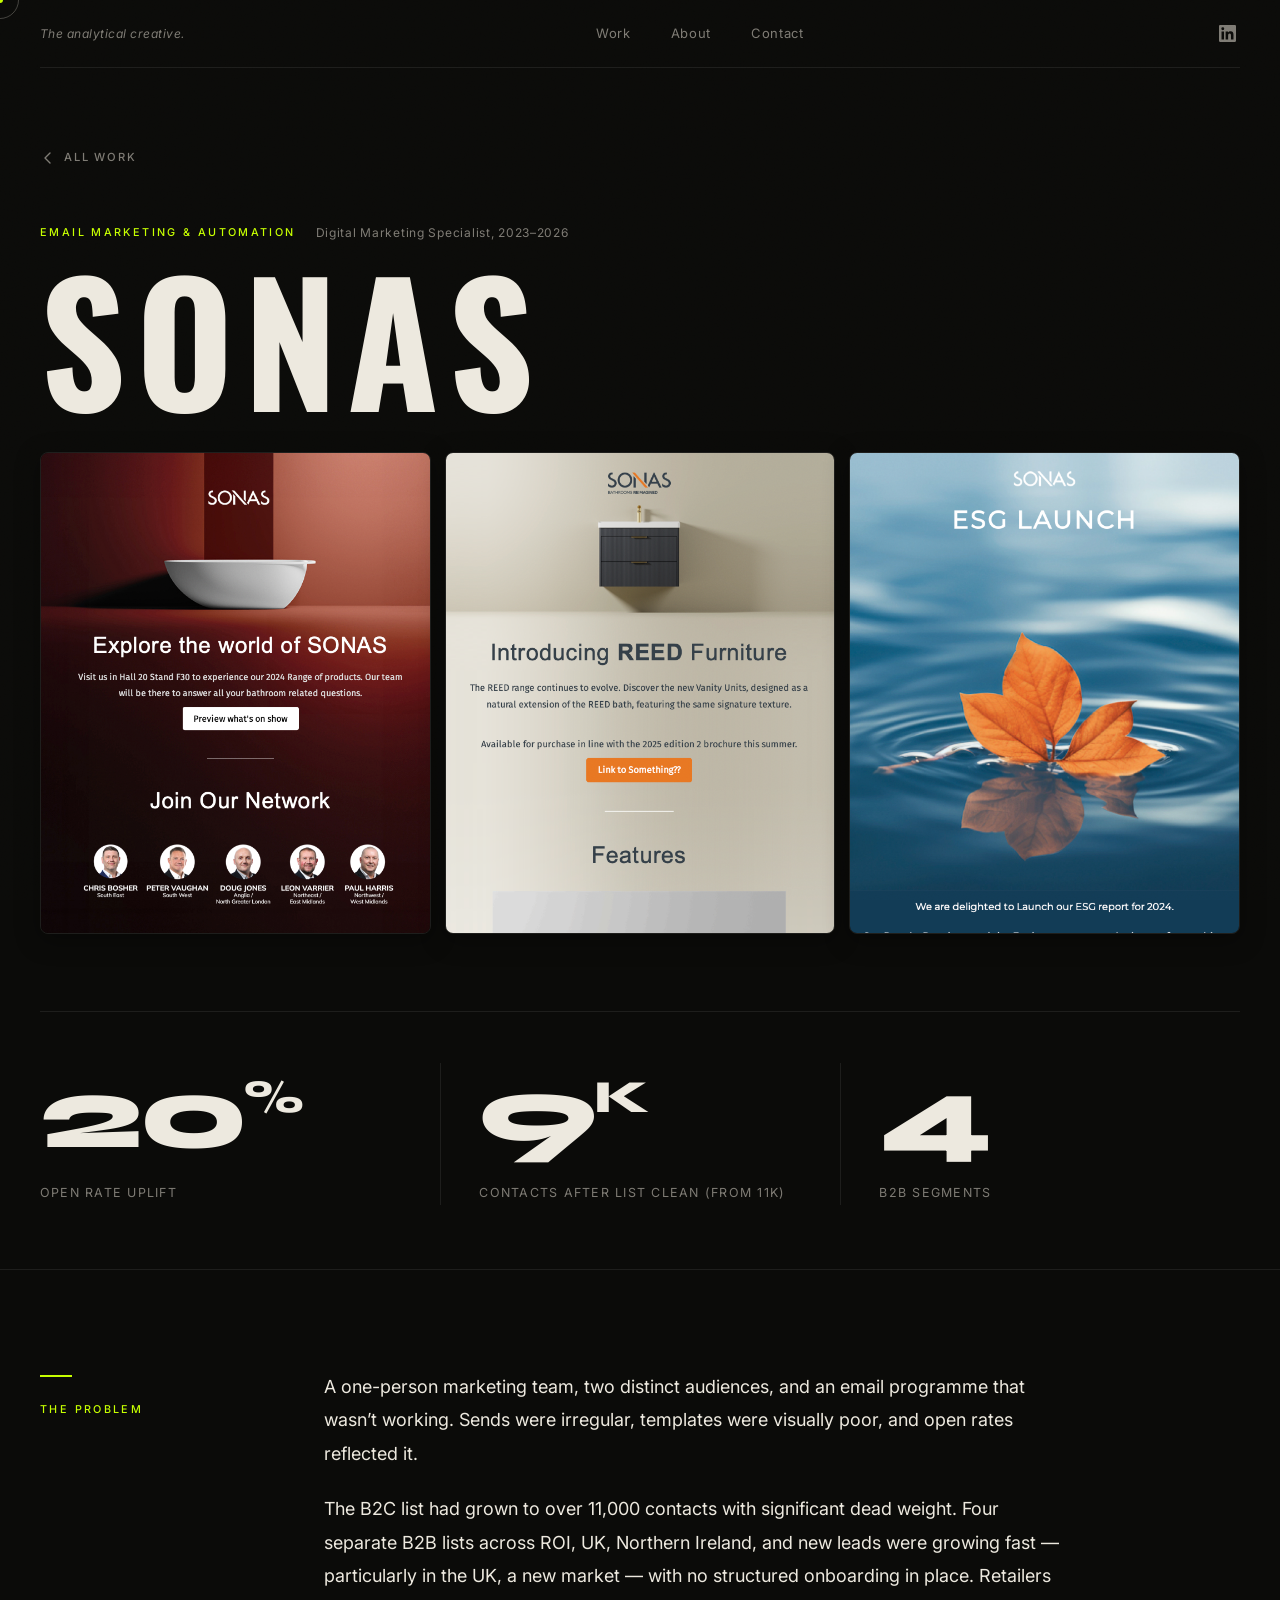
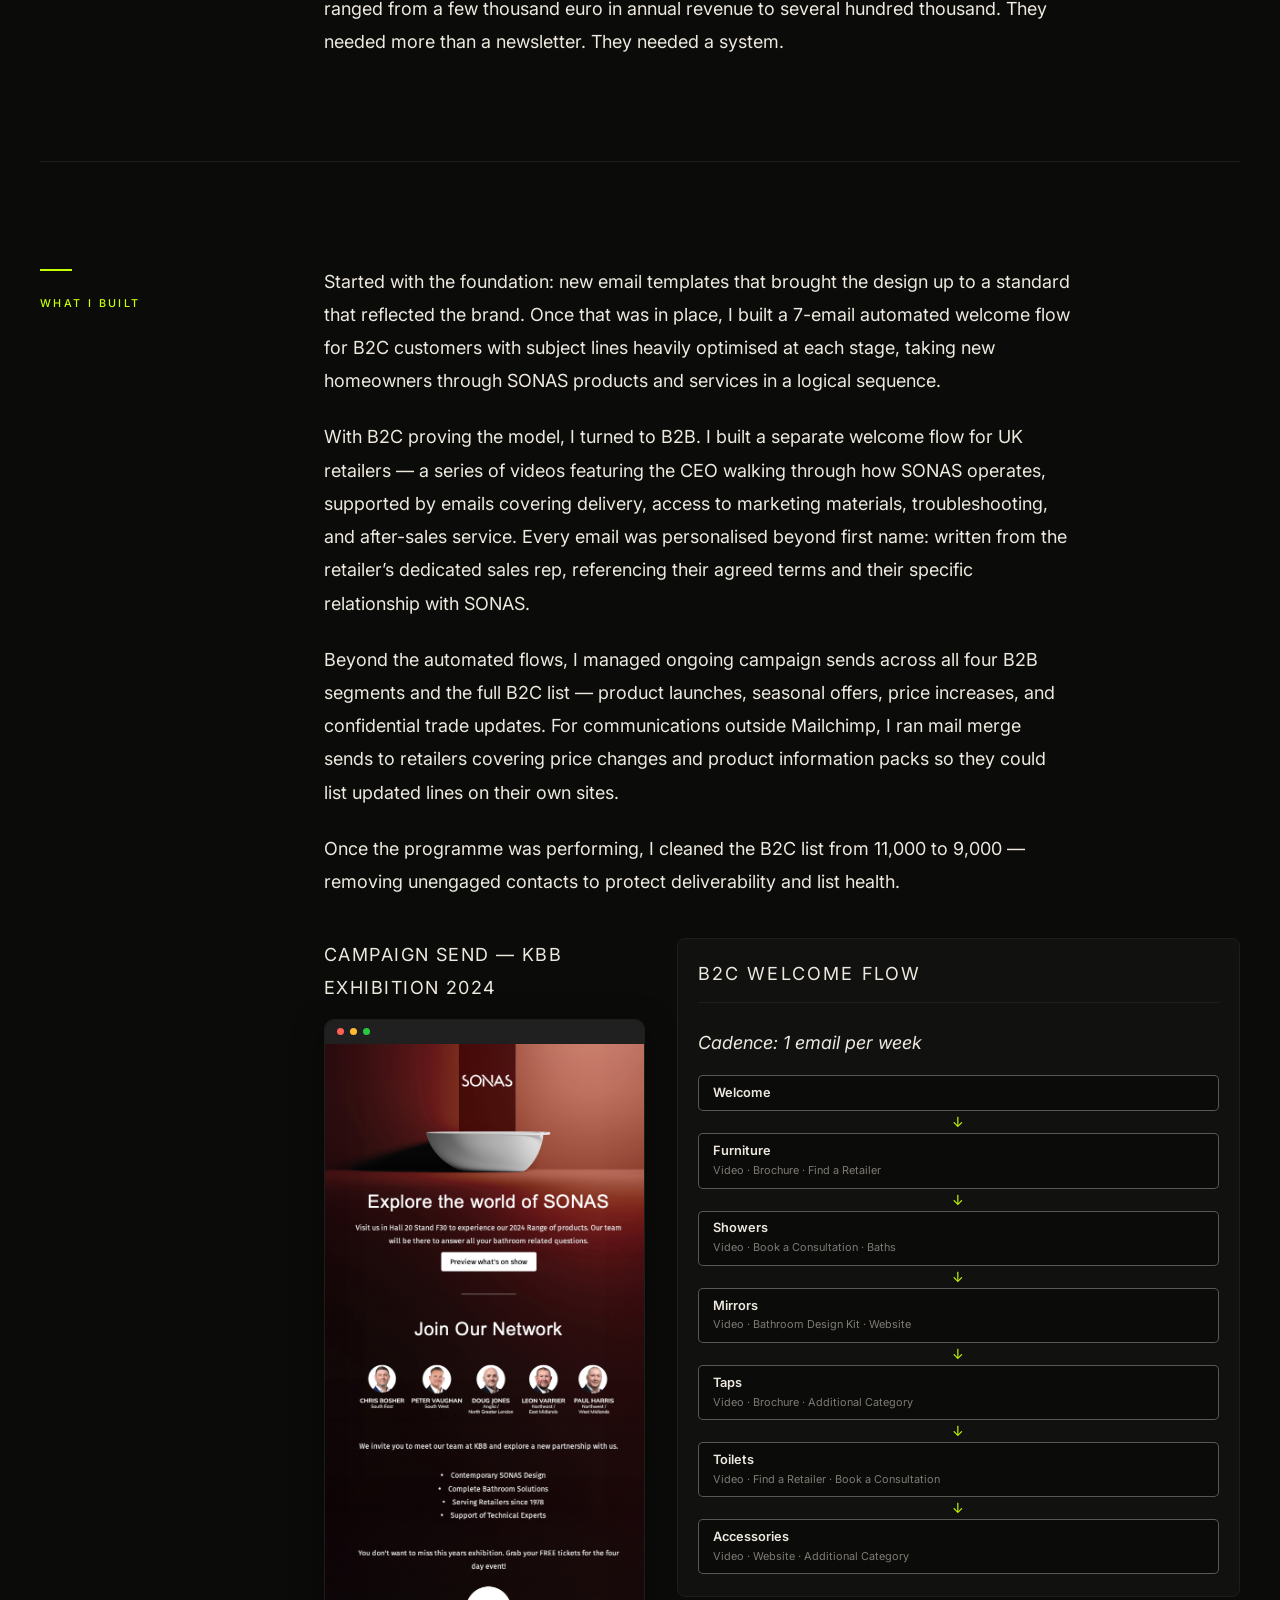
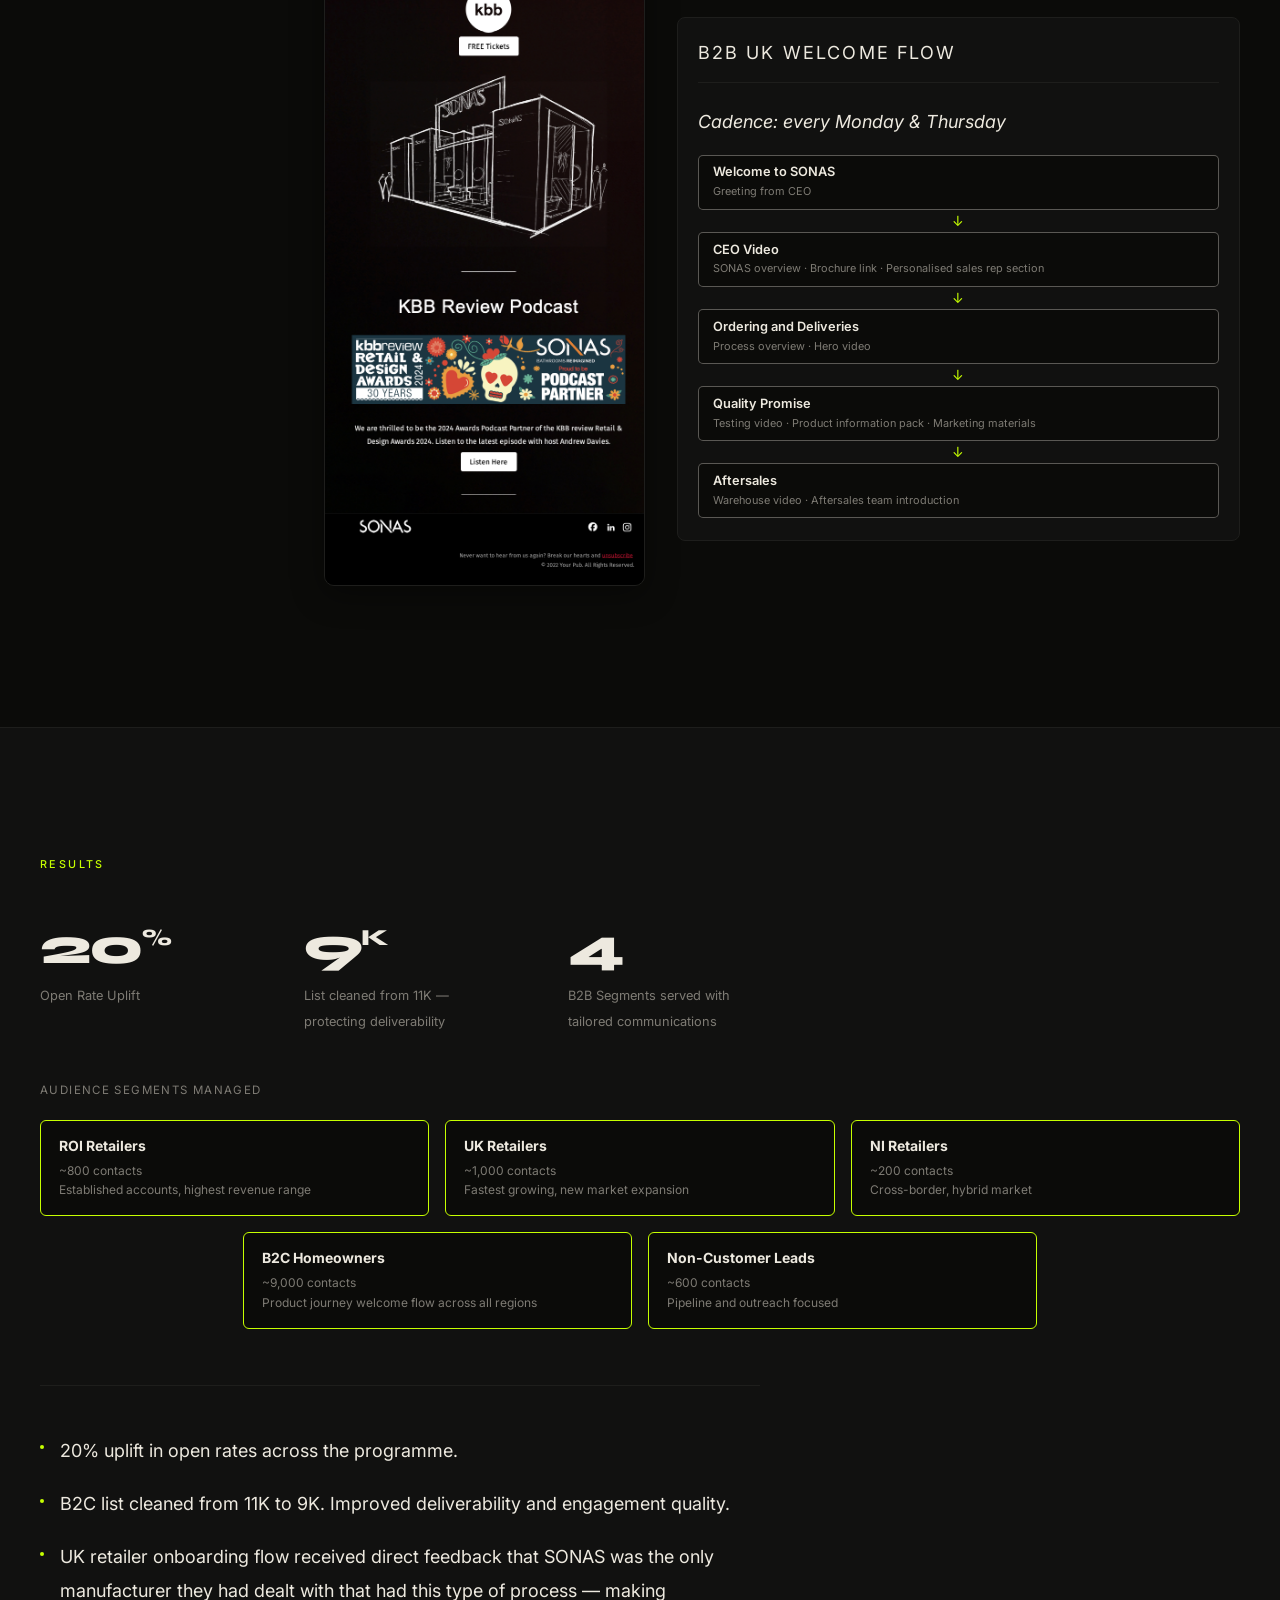
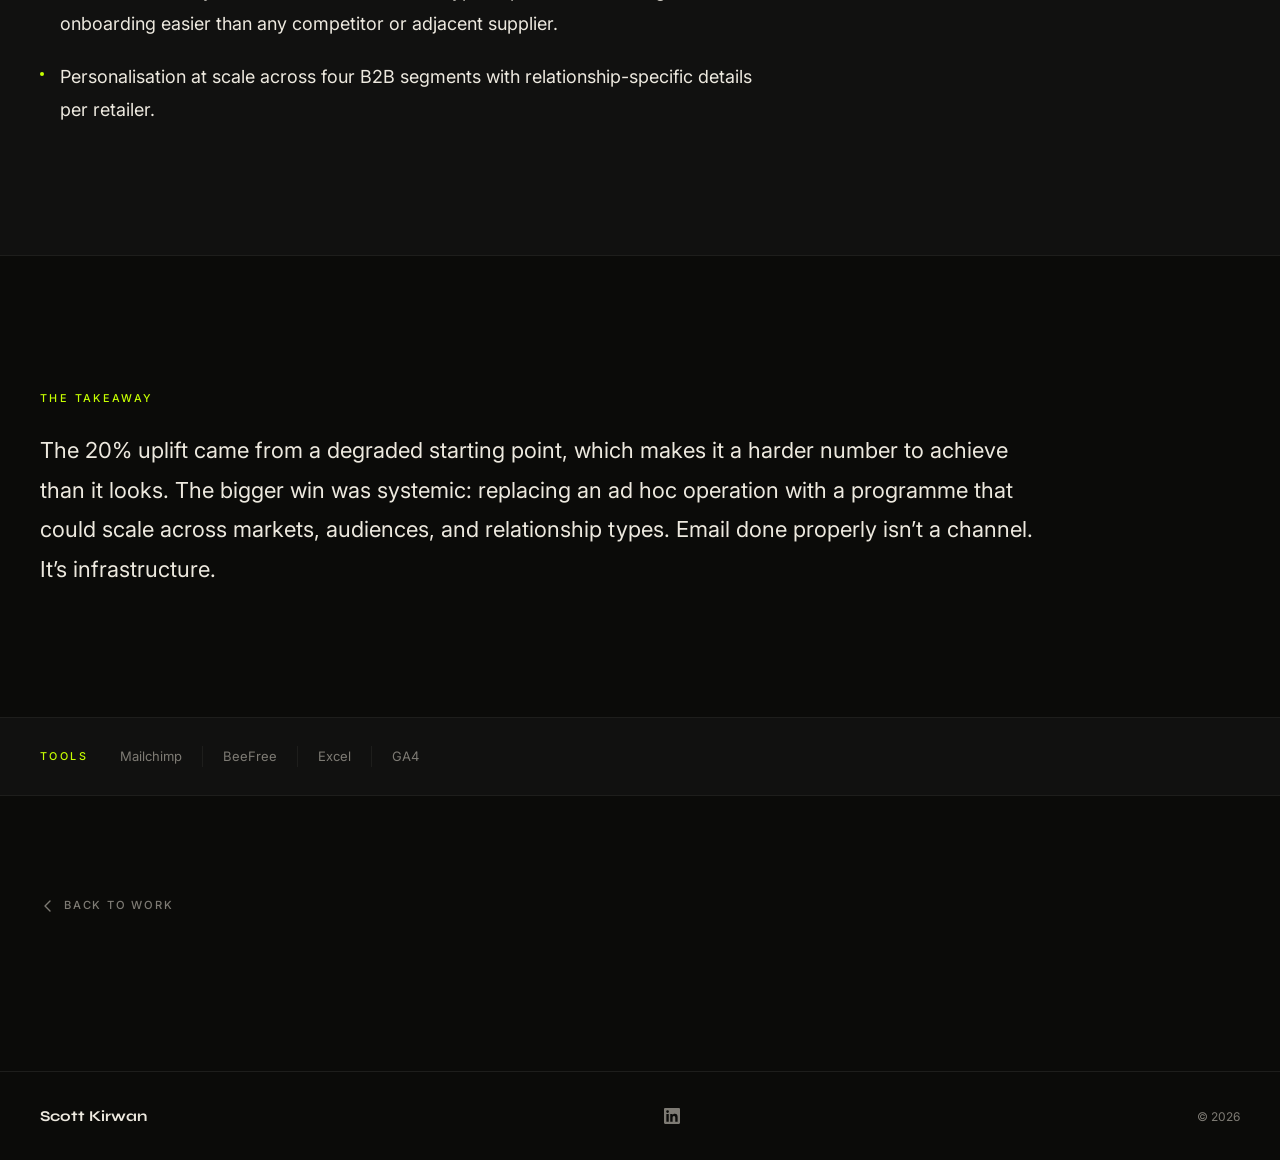
<file: sonas.html>
<!DOCTYPE html>
<html lang="en">
<head>
  <meta charset="UTF-8" />
  <meta name="viewport" content="width=device-width, initial-scale=1.0" />
  <meta name="description" content="SONAS Bathrooms — Email Programme case study by Scott Kirwan." />
  <title>SONAS Bathrooms — Scott Kirwan</title>
  <link rel="preconnect" href="https://fonts.googleapis.com" />
  <link rel="preconnect" href="https://fonts.gstatic.com" crossorigin />
  <link href="https://fonts.googleapis.com/css2?family=Oswald:wght@700&family=Syne:wght@400;700;800&family=Inter:wght@300;400;500&display=swap" rel="stylesheet" />
  <link rel="stylesheet" href="css/styles.css" />
  <link rel="stylesheet" href="css/casestudy.css" />
</head>
<body>

  <!-- Grain texture -->
  <svg class="grain" aria-hidden="true" focusable="false" xmlns="http://www.w3.org/2000/svg">
    <filter id="noise">
      <feTurbulence type="fractalNoise" baseFrequency="0.65" numOctaves="3" stitchTiles="stitch" />
    </filter>
    <rect width="100%" height="100%" filter="url(#noise)" />
  </svg>

  <!-- Custom cursor -->
  <div class="cursor-dot"  id="cursorDot"  aria-hidden="true"></div>
  <div class="cursor-ring" id="cursorRing" aria-hidden="true"></div>

  <!-- NAV ──────────────────────────────────────────────── -->
  <header class="nav" id="nav">
    <div class="nav__inner">
      <a href="index.html#hero" class="nav__tagline" data-cursor="link">The analytical creative.</a>

      <nav class="nav__links" id="navLinks" aria-label="Main navigation">
        <a href="index.html#work"    data-cursor="link">Work</a>
        <a href="index.html#about"   data-cursor="link">About</a>
        <a href="index.html#contact" data-cursor="link">Contact</a>
      </nav>

      <a href="https://www.linkedin.com/in/scott-kirwan-a81163185" class="nav__linkedin" target="_blank" rel="noopener noreferrer" aria-label="LinkedIn" data-cursor="link">
        <svg width="17" height="17" viewBox="0 0 24 24" fill="currentColor" aria-hidden="true">
          <path d="M20.447 20.452h-3.554v-5.569c0-1.328-.027-3.037-1.852-3.037-1.853 0-2.136 1.445-2.136 2.939v5.667H9.351V9h3.414v1.561h.046c.477-.9 1.637-1.85 3.37-1.85 3.601 0 4.267 2.37 4.267 5.455v6.286zM5.337 7.433a2.062 2.062 0 0 1-2.063-2.065 2.064 2.064 0 1 1 2.063 2.065zm1.782 13.019H3.555V9h3.564v11.452zM22.225 0H1.771C.792 0 0 .774 0 1.729v20.542C0 23.227.792 24 1.771 24h20.451C23.2 24 24 23.227 24 22.271V1.729C24 .774 23.2 0 22.222 0h.003z"/>
        </svg>
      </a>

      <button class="nav__toggle" id="navToggle" aria-label="Toggle menu" aria-expanded="false">
        <span></span><span></span>
      </button>
    </div>
  </header>

  <main>

    <!-- HERO ─────────────────────────────────────────────── -->
    <section class="cs-hero">
      <div class="container">

        <a href="index.html#work" class="cs-back" data-cursor="link">
          <svg width="16" height="16" viewBox="0 0 16 16" fill="none" aria-hidden="true">
            <path d="M10 3L5 8L10 13" stroke="currentColor" stroke-width="1.4" stroke-linecap="round" stroke-linejoin="round"/>
          </svg>
          All Work
        </a>

        <div class="cs-hero__kicker">
          <span class="label">Email Marketing &amp; Automation</span>
          <span class="cs-hero__date">Digital Marketing Specialist, 2023&ndash;2026</span>
        </div>

        <h1 class="cs-hero__title">SONAS</h1>

        <div class="cs-email-collage" data-reveal>
          <div class="cs-email-collage__item">
            <img src="sonas-email-1.png" alt="SONAS campaign email 1" />
          </div>
          <div class="cs-email-collage__item">
            <img src="sonas-email-2.png" alt="SONAS campaign email 2" />
          </div>
          <div class="cs-email-collage__item">
            <img src="sonas-email-3.png" alt="SONAS campaign email 3" />
          </div>
        </div>

        <div class="cs-callout" data-reveal>
          <div class="cs-callout__grid">
            <div class="cs-callout__item">
              <span class="cs-callout__num">20<sup>%</sup></span>
              <span class="cs-callout__label">Open Rate Uplift</span>
            </div>
            <div class="cs-callout__item">
              <span class="cs-callout__num">9<sup>K</sup></span>
              <span class="cs-callout__label">Contacts after list clean (from 11K)</span>
            </div>
            <div class="cs-callout__item">
              <span class="cs-callout__num">4</span>
              <span class="cs-callout__label">B2B Segments</span>
            </div>
          </div>
        </div>

      </div>
    </section>

    <!-- ARTICLE ──────────────────────────────────────────── -->
    <article class="cs-article">
      <div class="container">

        <!-- The Problem -->
        <div class="cs-section" data-reveal>
          <div class="cs-section__label">
            <span class="label">The Problem</span>
          </div>
          <div class="cs-section__body">
            <p>A one-person marketing team, two distinct audiences, and an email programme that wasn&rsquo;t working. Sends were irregular, templates were visually poor, and open rates reflected it.</p>
            <p>The B2C list had grown to over 11,000 contacts with significant dead weight. Four separate B2B lists across ROI, UK, Northern Ireland, and new leads were growing fast &mdash; particularly in the UK, a new market &mdash; with no structured onboarding in place. Retailers ranged from a few thousand euro in annual revenue to several hundred thousand. They needed more than a newsletter. They needed a system.</p>
          </div>
        </div>

        <!-- What I Built -->
        <div class="cs-section" data-reveal>
          <div class="cs-section__label">
            <span class="label">What I Built</span>
          </div>
          <div class="cs-section__body">
            <p>Started with the foundation: new email templates that brought the design up to a standard that reflected the brand. Once that was in place, I built a 7-email automated welcome flow for B2C customers with subject lines heavily optimised at each stage, taking new homeowners through SONAS products and services in a logical sequence.</p>
            <p>With B2C proving the model, I turned to B2B. I built a separate welcome flow for UK retailers &mdash; a series of videos featuring the CEO walking through how SONAS operates, supported by emails covering delivery, access to marketing materials, troubleshooting, and after-sales service. Every email was personalised beyond first name: written from the retailer&rsquo;s dedicated sales rep, referencing their agreed terms and their specific relationship with SONAS.</p>
            <p>Beyond the automated flows, I managed ongoing campaign sends across all four B2B segments and the full B2C list &mdash; product launches, seasonal offers, price increases, and confidential trade updates. For communications outside Mailchimp, I ran mail merge sends to retailers covering price changes and product information packs so they could list updated lines on their own sites.</p>
            <p>Once the programme was performing, I cleaned the B2C list from 11,000 to 9,000 &mdash; removing unengaged contacts to protect deliverability and list health.</p>

            <div class="cs-built-cols" style="grid-template-columns: 35% 1fr;">

              <!-- Email mockup -->
              <div>
                <p class="cs-email-caption">Campaign send — KBB Exhibition 2024</p>
                <div class="cs-email-mockup">
                  <div class="cs-email-mockup__chrome" aria-hidden="true">
                    <span class="cs-email-mockup__dot"></span>
                    <span class="cs-email-mockup__dot"></span>
                    <span class="cs-email-mockup__dot"></span>
                  </div>
                  <img src="sonas-email-1.png" alt="SONAS KBB Exhibition 2024 campaign email" />
                </div>
              </div>

              <!-- Flow diagrams -->
              <div class="cs-flows">

                <!-- B2C Welcome Flow -->
                <div class="cs-flow">
                  <p class="cs-flow__title">B2C Welcome Flow</p>
                  <p class="cs-flow__cadence">Cadence: 1 email per week</p>
                  <div class="cs-flow__steps">

                    <div class="cs-flow__box">
                      <span class="cs-flow__box-name">Welcome</span>
                    </div>

                    <div class="cs-flow__connector" aria-hidden="true">
                      <span class="cs-flow__arrow">↓</span>
                    </div>

                    <div class="cs-flow__box">
                      <span class="cs-flow__box-name">Furniture</span>
                      <span class="cs-flow__box-detail">Video &middot; Brochure &middot; Find a Retailer</span>
                    </div>

                    <div class="cs-flow__connector" aria-hidden="true">
                      <span class="cs-flow__arrow">↓</span>
                    </div>

                    <div class="cs-flow__box">
                      <span class="cs-flow__box-name">Showers</span>
                      <span class="cs-flow__box-detail">Video &middot; Book a Consultation &middot; Baths</span>
                    </div>

                    <div class="cs-flow__connector" aria-hidden="true">
                      <span class="cs-flow__arrow">↓</span>
                    </div>

                    <div class="cs-flow__box">
                      <span class="cs-flow__box-name">Mirrors</span>
                      <span class="cs-flow__box-detail">Video &middot; Bathroom Design Kit &middot; Website</span>
                    </div>

                    <div class="cs-flow__connector" aria-hidden="true">
                      <span class="cs-flow__arrow">↓</span>
                    </div>

                    <div class="cs-flow__box">
                      <span class="cs-flow__box-name">Taps</span>
                      <span class="cs-flow__box-detail">Video &middot; Brochure &middot; Additional Category</span>
                    </div>

                    <div class="cs-flow__connector" aria-hidden="true">
                      <span class="cs-flow__arrow">↓</span>
                    </div>

                    <div class="cs-flow__box">
                      <span class="cs-flow__box-name">Toilets</span>
                      <span class="cs-flow__box-detail">Video &middot; Find a Retailer &middot; Book a Consultation</span>
                    </div>

                    <div class="cs-flow__connector" aria-hidden="true">
                      <span class="cs-flow__arrow">↓</span>
                    </div>

                    <div class="cs-flow__box">
                      <span class="cs-flow__box-name">Accessories</span>
                      <span class="cs-flow__box-detail">Video &middot; Website &middot; Additional Category</span>
                    </div>

                  </div>
                </div>

                <!-- B2B UK Welcome Flow -->
                <div class="cs-flow">
                  <p class="cs-flow__title">B2B UK Welcome Flow</p>
                  <p class="cs-flow__cadence">Cadence: every Monday &amp; Thursday</p>
                  <div class="cs-flow__steps">

                    <div class="cs-flow__box">
                      <span class="cs-flow__box-name">Welcome to SONAS</span>
                      <span class="cs-flow__box-detail">Greeting from CEO</span>
                    </div>

                    <div class="cs-flow__connector" aria-hidden="true">
                      <span class="cs-flow__arrow">↓</span>
                    </div>

                    <div class="cs-flow__box">
                      <span class="cs-flow__box-name">CEO Video</span>
                      <span class="cs-flow__box-detail">SONAS overview &middot; Brochure link &middot; Personalised sales rep section</span>
                    </div>

                    <div class="cs-flow__connector" aria-hidden="true">
                      <span class="cs-flow__arrow">↓</span>
                    </div>

                    <div class="cs-flow__box">
                      <span class="cs-flow__box-name">Ordering and Deliveries</span>
                      <span class="cs-flow__box-detail">Process overview &middot; Hero video</span>
                    </div>

                    <div class="cs-flow__connector" aria-hidden="true">
                      <span class="cs-flow__arrow">↓</span>
                    </div>

                    <div class="cs-flow__box">
                      <span class="cs-flow__box-name">Quality Promise</span>
                      <span class="cs-flow__box-detail">Testing video &middot; Product information pack &middot; Marketing materials</span>
                    </div>

                    <div class="cs-flow__connector" aria-hidden="true">
                      <span class="cs-flow__arrow">↓</span>
                    </div>

                    <div class="cs-flow__box">
                      <span class="cs-flow__box-name">Aftersales</span>
                      <span class="cs-flow__box-detail">Warehouse video &middot; Aftersales team introduction</span>
                    </div>

                  </div>
                </div>

              </div><!-- /.cs-flows -->

            </div><!-- /.cs-built-cols -->
          </div>
        </div>

      </div>
    </article>

    <!-- RESULTS ──────────────────────────────────────────── -->
    <section class="cs-results">
      <div class="container">
        <span class="label" data-reveal>Results</span>

        <div class="cs-stats-grid cs-stats-grid--3" data-reveal>
          <div class="cs-stat">
            <span class="cs-stat__num">20<sup>%</sup></span>
            <span class="cs-stat__label">Open Rate Uplift</span>
          </div>
          <div class="cs-stat">
            <span class="cs-stat__num">9<sup>K</sup></span>
            <span class="cs-stat__label">List cleaned from 11K — protecting deliverability</span>
          </div>
          <div class="cs-stat">
            <span class="cs-stat__num">4</span>
            <span class="cs-stat__label">B2B Segments served with tailored communications</span>
          </div>
        </div>

        <div class="cs-segments" data-reveal>
          <p class="cs-segments__title">Audience Segments Managed</p>
          <div class="cs-segments-grid">
            <div class="cs-segment-card">
              <span class="cs-segment-card__name">ROI Retailers</span>
              <div class="cs-segment-card__detail">
                <span>~800 contacts</span>
                <span>Established accounts, highest revenue range</span>
              </div>
            </div>
            <div class="cs-segment-card">
              <span class="cs-segment-card__name">UK Retailers</span>
              <div class="cs-segment-card__detail">
                <span>~1,000 contacts</span>
                <span>Fastest growing, new market expansion</span>
              </div>
            </div>
            <div class="cs-segment-card">
              <span class="cs-segment-card__name">NI Retailers</span>
              <div class="cs-segment-card__detail">
                <span>~200 contacts</span>
                <span>Cross-border, hybrid market</span>
              </div>
            </div>
            <div class="cs-segment-card">
              <span class="cs-segment-card__name">B2C Homeowners</span>
              <div class="cs-segment-card__detail">
                <span>~9,000 contacts</span>
                <span>Product journey welcome flow across all regions</span>
              </div>
            </div>
            <div class="cs-segment-card">
              <span class="cs-segment-card__name">Non-Customer Leads</span>
              <div class="cs-segment-card__detail">
                <span>~600 contacts</span>
                <span>Pipeline and outreach focused</span>
              </div>
            </div>
          </div>
        </div>

        <ul class="cs-results-detail" data-reveal>
          <li>20% uplift in open rates across the programme.</li>
          <li>B2C list cleaned from 11K to 9K. Improved deliverability and engagement quality.</li>
          <li>UK retailer onboarding flow received direct feedback that SONAS was the only manufacturer they had dealt with that had this type of process &mdash; making onboarding easier than any competitor or adjacent supplier.</li>
          <li>Personalisation at scale across four B2B segments with relationship-specific details per retailer.</li>
        </ul>
      </div>
    </section>

    <!-- TAKEAWAY ─────────────────────────────────────────── -->
    <section class="cs-takeaway">
      <div class="container">
        <span class="label" data-reveal>The Takeaway</span>
        <p class="cs-takeaway__text" data-reveal>The 20% uplift came from a degraded starting point, which makes it a harder number to achieve than it looks. The bigger win was systemic: replacing an ad hoc operation with a programme that could scale across markets, audiences, and relationship types. Email done properly isn&rsquo;t a channel. It&rsquo;s infrastructure.</p>
      </div>
    </section>

    <!-- TOOLS ────────────────────────────────────────────── -->
    <div class="cs-tools">
      <div class="container">
        <div class="cs-tools__inner">
          <span class="label">Tools</span>
          <ul class="cs-tools__list" aria-label="Tools used">
            <li>Mailchimp</li>
            <li>BeeFree</li>
            <li>Excel</li>
            <li>GA4</li>
          </ul>
        </div>
      </div>
    </div>

    <!-- FOOT NAV ─────────────────────────────────────────── -->
    <div class="cs-foot-nav">
      <div class="container">
        <a href="index.html#work" class="cs-back" data-cursor="link">
          <svg width="16" height="16" viewBox="0 0 16 16" fill="none" aria-hidden="true">
            <path d="M10 3L5 8L10 13" stroke="currentColor" stroke-width="1.4" stroke-linecap="round" stroke-linejoin="round"/>
          </svg>
          Back to Work
        </a>
      </div>
    </div>

  </main>

  <!-- FOOTER ───────────────────────────────────────────── -->
  <footer class="footer">
    <div class="container">
      <div class="footer__inner">
        <span class="footer__name">Scott Kirwan</span>
        <div class="footer__links">
          <a href="https://www.linkedin.com/in/scott-kirwan-a81163185" target="_blank" rel="noopener noreferrer" aria-label="LinkedIn" data-cursor="link">
            <svg width="16" height="16" viewBox="0 0 24 24" fill="currentColor" aria-hidden="true">
              <path d="M20.447 20.452h-3.554v-5.569c0-1.328-.027-3.037-1.852-3.037-1.853 0-2.136 1.445-2.136 2.939v5.667H9.351V9h3.414v1.561h.046c.477-.9 1.637-1.85 3.37-1.85 3.601 0 4.267 2.37 4.267 5.455v6.286zM5.337 7.433a2.062 2.062 0 0 1-2.063-2.065 2.064 2.064 0 1 1 2.063 2.065zm1.782 13.019H3.555V9h3.564v11.452zM22.225 0H1.771C.792 0 0 .774 0 1.729v20.542C0 23.227.792 24 1.771 24h20.451C23.2 24 24 23.227 24 22.271V1.729C24 .774 23.2 0 22.222 0h.003z"/>
            </svg>
          </a>
        </div>
        <span class="footer__copy">&copy; <span id="year"></span></span>
      </div>
    </div>
  </footer>

  <script src="js/script.js"></script>
</body>
</html>
</file>
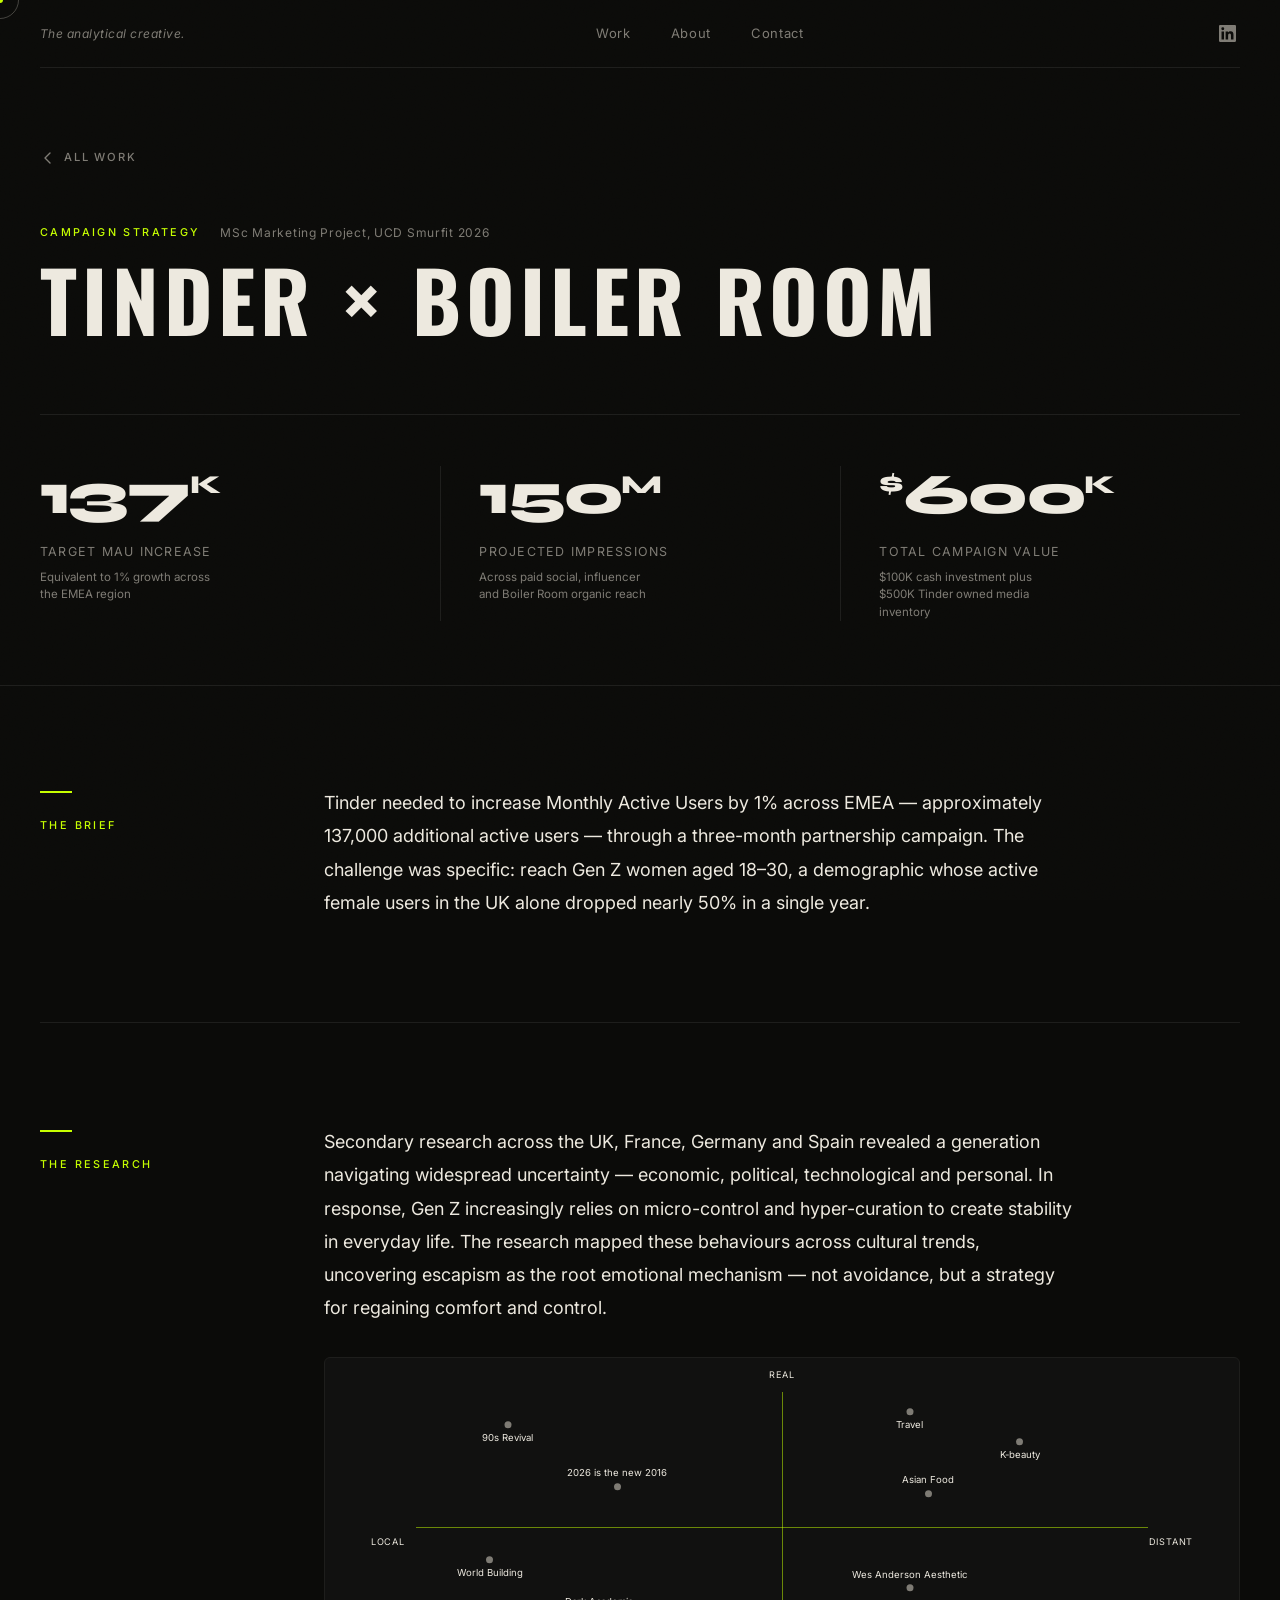
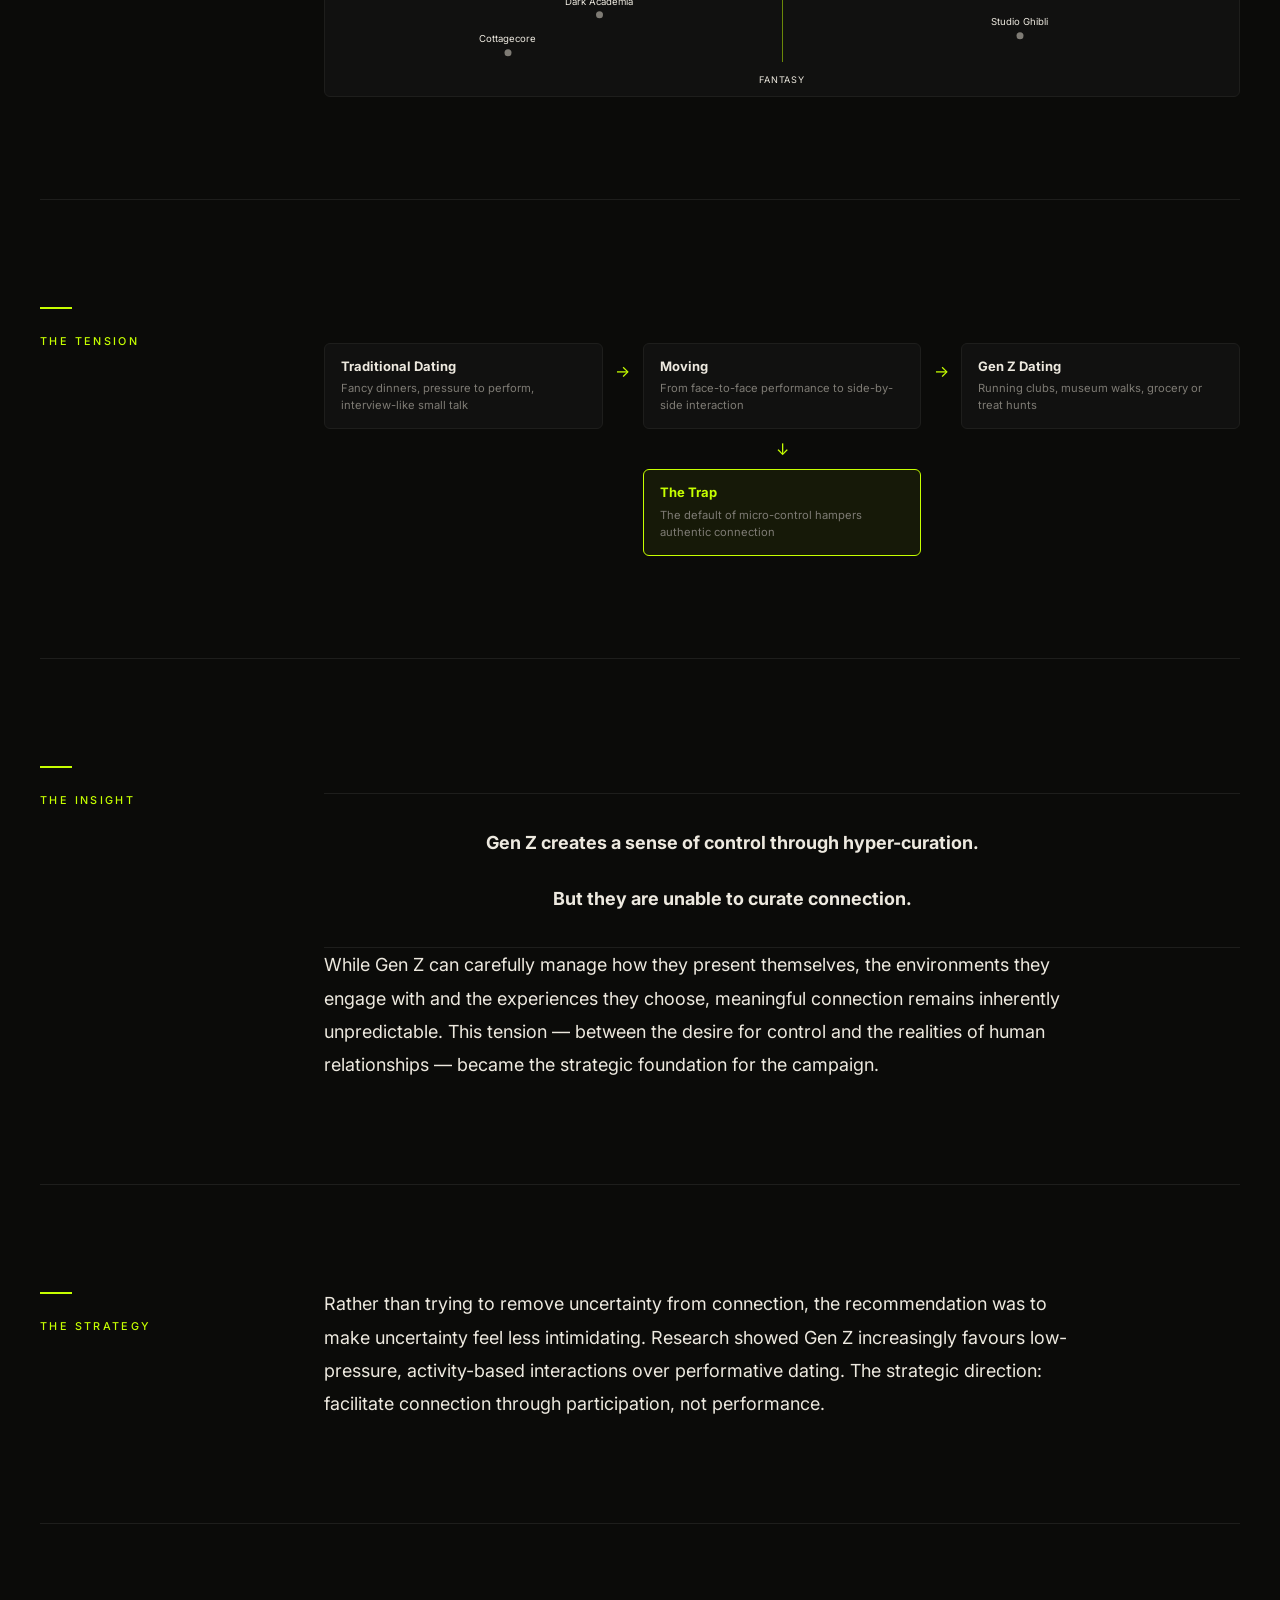
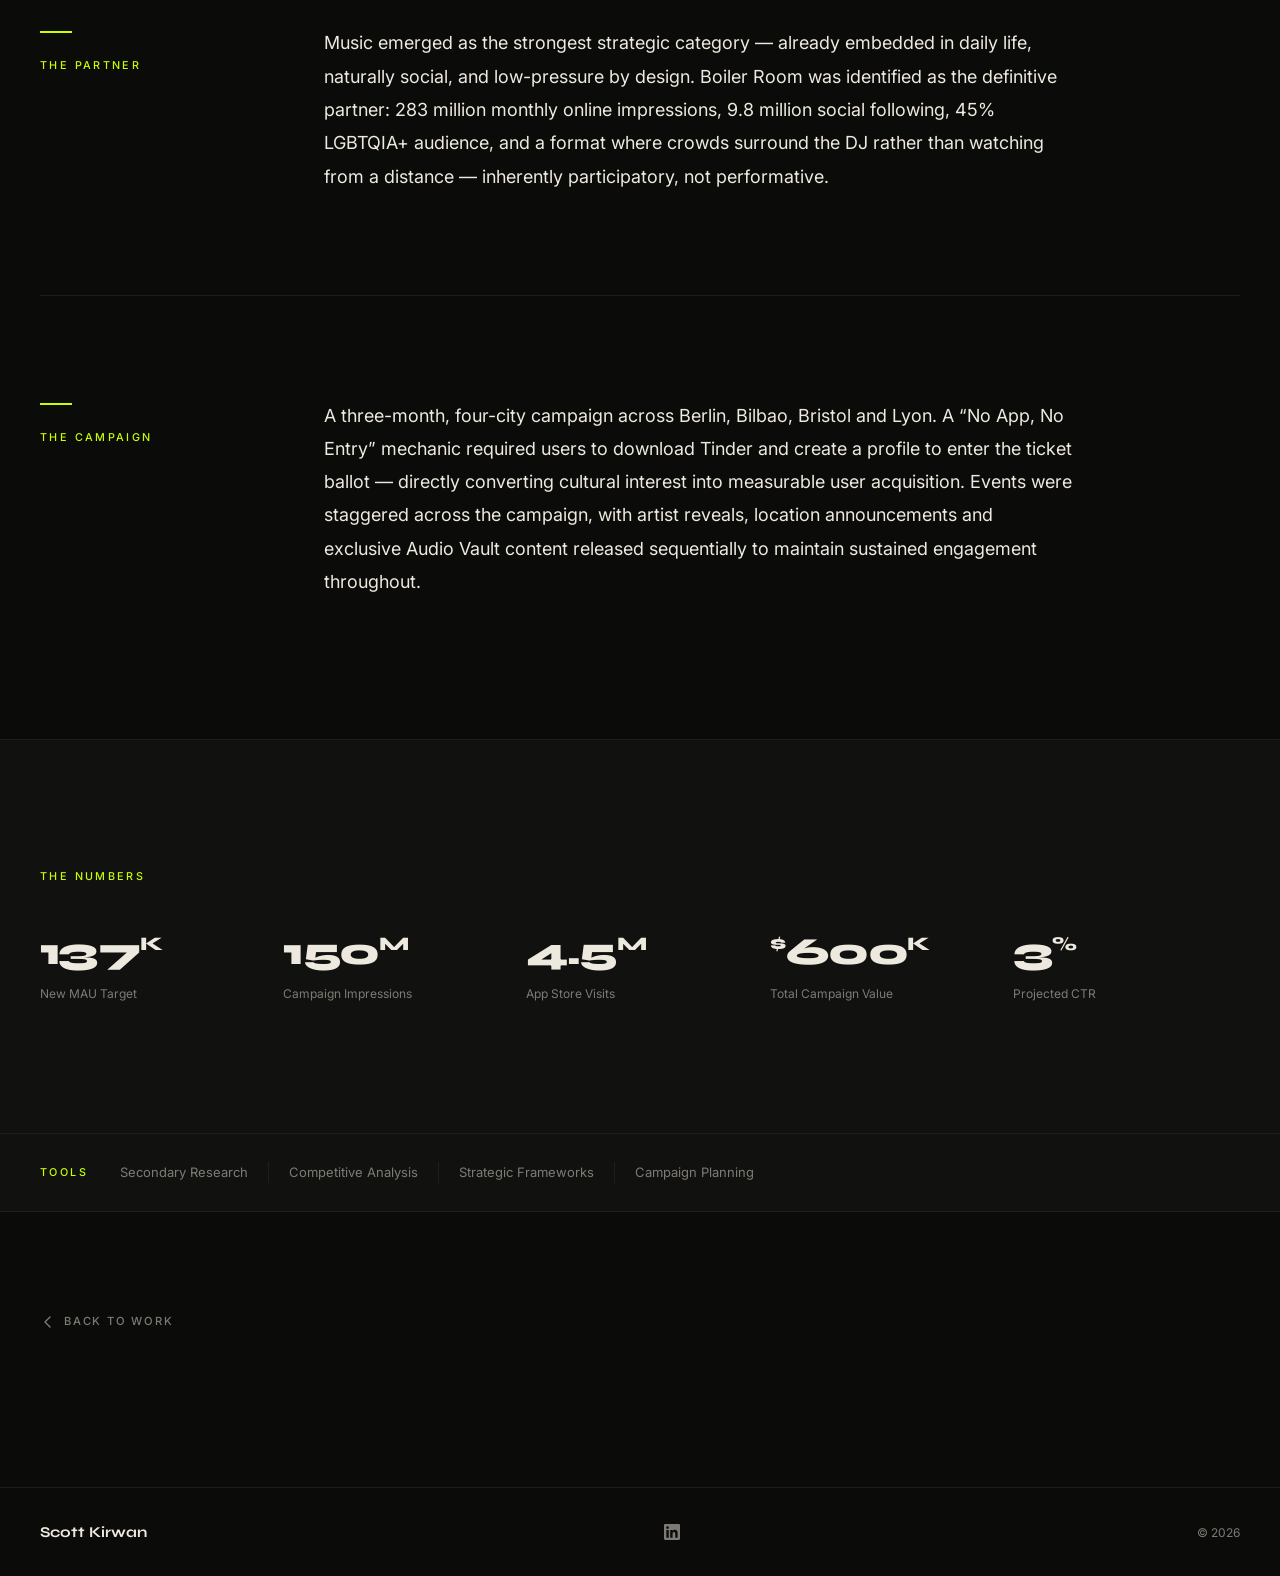
<file: tinder.html>
<!DOCTYPE html>
<html lang="en">
<head>
  <meta charset="UTF-8" />
  <meta name="viewport" content="width=device-width, initial-scale=1.0" />
  <meta name="description" content="Tinder × Boiler Room — Campaign Strategy case study by Scott Kirwan." />
  <title>Tinder × Boiler Room — Scott Kirwan</title>
  <link rel="preconnect" href="https://fonts.googleapis.com" />
  <link rel="preconnect" href="https://fonts.gstatic.com" crossorigin />
  <link href="https://fonts.googleapis.com/css2?family=Oswald:wght@700&family=Syne:wght@400;700;800&family=Inter:wght@300;400;500&display=swap" rel="stylesheet" />
  <link rel="stylesheet" href="css/styles.css" />
  <link rel="stylesheet" href="css/casestudy.css" />
</head>
<body>

  <!-- Grain texture -->
  <svg class="grain" aria-hidden="true" focusable="false" xmlns="http://www.w3.org/2000/svg">
    <filter id="noise">
      <feTurbulence type="fractalNoise" baseFrequency="0.65" numOctaves="3" stitchTiles="stitch" />
    </filter>
    <rect width="100%" height="100%" filter="url(#noise)" />
  </svg>

  <!-- Custom cursor -->
  <div class="cursor-dot"  id="cursorDot"  aria-hidden="true"></div>
  <div class="cursor-ring" id="cursorRing" aria-hidden="true"></div>

  <!-- NAV ──────────────────────────────────────────────── -->
  <header class="nav" id="nav">
    <div class="nav__inner">
      <a href="index.html#hero" class="nav__tagline" data-cursor="link">The analytical creative.</a>

      <nav class="nav__links" id="navLinks" aria-label="Main navigation">
        <a href="index.html#work"    data-cursor="link">Work</a>
        <a href="index.html#about"   data-cursor="link">About</a>
        <a href="index.html#contact" data-cursor="link">Contact</a>
      </nav>

      <a href="https://www.linkedin.com/in/scott-kirwan-a81163185" class="nav__linkedin" target="_blank" rel="noopener noreferrer" aria-label="LinkedIn" data-cursor="link">
        <svg width="17" height="17" viewBox="0 0 24 24" fill="currentColor" aria-hidden="true">
          <path d="M20.447 20.452h-3.554v-5.569c0-1.328-.027-3.037-1.852-3.037-1.853 0-2.136 1.445-2.136 2.939v5.667H9.351V9h3.414v1.561h.046c.477-.9 1.637-1.85 3.37-1.85 3.601 0 4.267 2.37 4.267 5.455v6.286zM5.337 7.433a2.062 2.062 0 0 1-2.063-2.065 2.064 2.064 0 1 1 2.063 2.065zm1.782 13.019H3.555V9h3.564v11.452zM22.225 0H1.771C.792 0 0 .774 0 1.729v20.542C0 23.227.792 24 1.771 24h20.451C23.2 24 24 23.227 24 22.271V1.729C24 .774 23.2 0 22.222 0h.003z"/>
        </svg>
      </a>

      <button class="nav__toggle" id="navToggle" aria-label="Toggle menu" aria-expanded="false">
        <span></span><span></span>
      </button>
    </div>
  </header>

  <main>

    <!-- HERO ─────────────────────────────────────────────── -->
    <section class="cs-hero">
      <div class="container">

        <a href="index.html#work" class="cs-back" data-cursor="link">
          <svg width="16" height="16" viewBox="0 0 16 16" fill="none" aria-hidden="true">
            <path d="M10 3L5 8L10 13" stroke="currentColor" stroke-width="1.4" stroke-linecap="round" stroke-linejoin="round"/>
          </svg>
          All Work
        </a>

        <div class="cs-hero__kicker">
          <span class="label">Campaign Strategy</span>
          <span class="cs-hero__date">MSc Marketing Project, UCD Smurfit 2026</span>
        </div>

        <h1 class="cs-hero__title cs-hero__title--long">TINDER &times; BOILER ROOM</h1>

        <div class="cs-callout cs-callout--compact" data-reveal>
          <div class="cs-callout__grid">
            <div class="cs-callout__item">
              <span class="cs-callout__num">137<sup>K</sup></span>
              <span class="cs-callout__label">Target MAU Increase</span>
              <span class="cs-callout__subtext">Equivalent to 1% growth across the EMEA region</span>
            </div>
            <div class="cs-callout__item">
              <span class="cs-callout__num">150<sup>M</sup></span>
              <span class="cs-callout__label">Projected Impressions</span>
              <span class="cs-callout__subtext">Across paid social, influencer and Boiler Room organic reach</span>
            </div>
            <div class="cs-callout__item">
              <span class="cs-callout__num"><sup style="font-size:0.5em;vertical-align:super;letter-spacing:0">$</sup>600<sup>K</sup></span>
              <span class="cs-callout__label">Total Campaign Value</span>
              <span class="cs-callout__subtext">$100K cash investment plus $500K Tinder owned media inventory</span>
            </div>
          </div>
        </div>

      </div>
    </section>

    <!-- ARTICLE ──────────────────────────────────────────── -->
    <article class="cs-article">
      <div class="container">

        <!-- The Brief -->
        <div class="cs-section" data-reveal>
          <div class="cs-section__label">
            <span class="label">The Brief</span>
          </div>
          <div class="cs-section__body">
            <p>Tinder needed to increase Monthly Active Users by 1% across EMEA &mdash; approximately 137,000 additional active users &mdash; through a three-month partnership campaign. The challenge was specific: reach Gen Z women aged 18&ndash;30, a demographic whose active female users in the UK alone dropped nearly 50% in a single year.</p>
          </div>
        </div>

        <!-- The Research -->
        <div class="cs-section" data-reveal>
          <div class="cs-section__label">
            <span class="label">The Research</span>
          </div>
          <div class="cs-section__body">
            <p>Secondary research across the UK, France, Germany and Spain revealed a generation navigating widespread uncertainty &mdash; economic, political, technological and personal. In response, Gen Z increasingly relies on micro-control and hyper-curation to create stability in everyday life. The research mapped these behaviours across cultural trends, uncovering escapism as the root emotional mechanism &mdash; not avoidance, but a strategy for regaining comfort and control.</p>

            <div class="cs-matrix-standalone cs-matrix--lime" aria-label="Escapism landscape matrix">
              <div class="cs-matrix__vline"></div>
              <div class="cs-matrix__hline"></div>

              <span class="cs-matrix__axis cs-matrix__axis--top">Real</span>
              <span class="cs-matrix__axis cs-matrix__axis--bottom">Fantasy</span>
              <span class="cs-matrix__axis cs-matrix__axis--left">Local</span>
              <span class="cs-matrix__axis cs-matrix__axis--right">Distant</span>

              <!-- Top-left: Real + Local -->
              <div class="cs-matrix__dot" style="left:20%;top:22%">
                <span class="cs-matrix__mark"></span>
                <span class="cs-matrix__dot-label">90s Revival</span>
              </div>
              <div class="cs-matrix__dot cs-matrix__dot--flip" style="left:32%;top:36%">
                <span class="cs-matrix__mark"></span>
                <span class="cs-matrix__dot-label">2026 is the new 2016</span>
              </div>

              <!-- Top-right: Real + Distant -->
              <div class="cs-matrix__dot" style="left:64%;top:18%">
                <span class="cs-matrix__mark"></span>
                <span class="cs-matrix__dot-label">Travel</span>
              </div>
              <div class="cs-matrix__dot" style="left:76%;top:27%">
                <span class="cs-matrix__mark"></span>
                <span class="cs-matrix__dot-label">K-beauty</span>
              </div>
              <div class="cs-matrix__dot cs-matrix__dot--flip" style="left:66%;top:38%">
                <span class="cs-matrix__mark"></span>
                <span class="cs-matrix__dot-label">Asian Food</span>
              </div>

              <!-- Bottom-left: Fantasy + Local -->
              <div class="cs-matrix__dot" style="left:18%;top:62%">
                <span class="cs-matrix__mark"></span>
                <span class="cs-matrix__dot-label">World Building</span>
              </div>
              <div class="cs-matrix__dot cs-matrix__dot--flip" style="left:30%;top:74%">
                <span class="cs-matrix__mark"></span>
                <span class="cs-matrix__dot-label">Dark Academia</span>
              </div>
              <div class="cs-matrix__dot cs-matrix__dot--flip" style="left:20%;top:85%">
                <span class="cs-matrix__mark"></span>
                <span class="cs-matrix__dot-label">Cottagecore</span>
              </div>

              <!-- Bottom-right: Fantasy + Distant -->
              <div class="cs-matrix__dot cs-matrix__dot--flip" style="left:64%;top:66%">
                <span class="cs-matrix__mark"></span>
                <span class="cs-matrix__dot-label">Wes Anderson Aesthetic</span>
              </div>
              <div class="cs-matrix__dot cs-matrix__dot--flip" style="left:76%;top:80%">
                <span class="cs-matrix__mark"></span>
                <span class="cs-matrix__dot-label">Studio Ghibli</span>
              </div>
            </div>
          </div>
        </div>

        <!-- The Tension -->
        <div class="cs-section" data-reveal>
          <div class="cs-section__label">
            <span class="label">The Tension</span>
          </div>
          <div class="cs-section__body">
            <div class="cs-tension">

              <div class="cs-tension__col">
                <div class="cs-tension__box">
                  <span class="cs-tension__box-name">Traditional Dating</span>
                  <span class="cs-tension__box-detail">Fancy dinners, pressure to perform, interview-like small talk</span>
                </div>
              </div>

              <div class="cs-tension__arrow" aria-hidden="true">→</div>

              <div class="cs-tension__col">
                <div class="cs-tension__box">
                  <span class="cs-tension__box-name">Moving</span>
                  <span class="cs-tension__box-detail">From face-to-face performance to side-by-side interaction</span>
                </div>
                <div class="cs-tension__down" aria-hidden="true">↓</div>
                <div class="cs-tension__trap">
                  <span class="cs-tension__trap-name">The Trap</span>
                  <span class="cs-tension__trap-detail">The default of micro-control hampers authentic connection</span>
                </div>
              </div>

              <div class="cs-tension__arrow" aria-hidden="true">→</div>

              <div class="cs-tension__col">
                <div class="cs-tension__box">
                  <span class="cs-tension__box-name">Gen Z Dating</span>
                  <span class="cs-tension__box-detail">Running clubs, museum walks, grocery or treat hunts</span>
                </div>
              </div>

            </div>
          </div>
        </div>

        <!-- The Insight -->
        <div class="cs-section" data-reveal>
          <div class="cs-section__label">
            <span class="label">The Insight</span>
          </div>
          <div class="cs-section__body">
            <div class="cs-insight-pull">
              <p>Gen Z creates a sense of control through hyper-curation.</p>
              <p>But they are unable to curate connection.</p>
            </div>
            <p>While Gen Z can carefully manage how they present themselves, the environments they engage with and the experiences they choose, meaningful connection remains inherently unpredictable. This tension &mdash; between the desire for control and the realities of human relationships &mdash; became the strategic foundation for the campaign.</p>
          </div>
        </div>

        <!-- The Strategy -->
        <div class="cs-section" data-reveal>
          <div class="cs-section__label">
            <span class="label">The Strategy</span>
          </div>
          <div class="cs-section__body">
            <p>Rather than trying to remove uncertainty from connection, the recommendation was to make uncertainty feel less intimidating. Research showed Gen Z increasingly favours low-pressure, activity-based interactions over performative dating. The strategic direction: facilitate connection through participation, not performance.</p>
          </div>
        </div>

        <!-- The Partner -->
        <div class="cs-section" data-reveal>
          <div class="cs-section__label">
            <span class="label">The Partner</span>
          </div>
          <div class="cs-section__body">
            <p>Music emerged as the strongest strategic category &mdash; already embedded in daily life, naturally social, and low-pressure by design. Boiler Room was identified as the definitive partner: 283 million monthly online impressions, 9.8 million social following, 45% LGBTQIA+ audience, and a format where crowds surround the DJ rather than watching from a distance &mdash; inherently participatory, not performative.</p>
          </div>
        </div>

        <!-- The Campaign -->
        <div class="cs-section" data-reveal>
          <div class="cs-section__label">
            <span class="label">The Campaign</span>
          </div>
          <div class="cs-section__body">
            <p>A three-month, four-city campaign across Berlin, Bilbao, Bristol and Lyon. A &ldquo;No App, No Entry&rdquo; mechanic required users to download Tinder and create a profile to enter the ticket ballot &mdash; directly converting cultural interest into measurable user acquisition. Events were staggered across the campaign, with artist reveals, location announcements and exclusive Audio Vault content released sequentially to maintain sustained engagement throughout.</p>
          </div>
        </div>

      </div>
    </article>

    <!-- THE NUMBERS ──────────────────────────────────────── -->
    <section class="cs-results">
      <div class="container">
        <span class="label" data-reveal>The Numbers</span>

        <div class="cs-stat-cards" data-reveal>
          <div class="cs-stat-card">
            <span class="cs-stat-card__num">137<sup>K</sup></span>
            <span class="cs-stat-card__label">New MAU Target</span>
          </div>
          <div class="cs-stat-card">
            <span class="cs-stat-card__num">150<sup>M</sup></span>
            <span class="cs-stat-card__label">Campaign Impressions</span>
          </div>
          <div class="cs-stat-card">
            <span class="cs-stat-card__num">4.5<sup>M</sup></span>
            <span class="cs-stat-card__label">App Store Visits</span>
          </div>
          <div class="cs-stat-card">
            <span class="cs-stat-card__num"><sup style="font-size:0.5em;vertical-align:super;letter-spacing:0">$</sup>600<sup>K</sup></span>
            <span class="cs-stat-card__label">Total Campaign Value</span>
          </div>
          <div class="cs-stat-card">
            <span class="cs-stat-card__num">3<sup>%</sup></span>
            <span class="cs-stat-card__label">Projected CTR</span>
          </div>
        </div>
      </div>
    </section>

    <!-- TOOLS ────────────────────────────────────────────── -->
    <div class="cs-tools">
      <div class="container">
        <div class="cs-tools__inner">
          <span class="label">Tools</span>
          <ul class="cs-tools__list" aria-label="Tools used">
            <li>Secondary Research</li>
            <li>Competitive Analysis</li>
            <li>Strategic Frameworks</li>
            <li>Campaign Planning</li>
          </ul>
        </div>
      </div>
    </div>

    <!-- FOOT NAV ─────────────────────────────────────────── -->
    <div class="cs-foot-nav">
      <div class="container">
        <a href="index.html#work" class="cs-back" data-cursor="link">
          <svg width="16" height="16" viewBox="0 0 16 16" fill="none" aria-hidden="true">
            <path d="M10 3L5 8L10 13" stroke="currentColor" stroke-width="1.4" stroke-linecap="round" stroke-linejoin="round"/>
          </svg>
          Back to Work
        </a>
      </div>
    </div>

  </main>

  <!-- FOOTER ───────────────────────────────────────────── -->
  <footer class="footer">
    <div class="container">
      <div class="footer__inner">
        <span class="footer__name">Scott Kirwan</span>
        <div class="footer__links">
          <a href="https://www.linkedin.com/in/scott-kirwan-a81163185" target="_blank" rel="noopener noreferrer" aria-label="LinkedIn" data-cursor="link">
            <svg width="16" height="16" viewBox="0 0 24 24" fill="currentColor" aria-hidden="true">
              <path d="M20.447 20.452h-3.554v-5.569c0-1.328-.027-3.037-1.852-3.037-1.853 0-2.136 1.445-2.136 2.939v5.667H9.351V9h3.414v1.561h.046c.477-.9 1.637-1.85 3.37-1.85 3.601 0 4.267 2.37 4.267 5.455v6.286zM5.337 7.433a2.062 2.062 0 0 1-2.063-2.065 2.064 2.064 0 1 1 2.063 2.065zm1.782 13.019H3.555V9h3.564v11.452zM22.225 0H1.771C.792 0 0 .774 0 1.729v20.542C0 23.227.792 24 1.771 24h20.451C23.2 24 24 23.227 24 22.271V1.729C24 .774 23.2 0 22.222 0h.003z"/>
            </svg>
          </a>
        </div>
        <span class="footer__copy">&copy; <span id="year"></span></span>
      </div>
    </div>
  </footer>

  <script src="js/script.js"></script>
</body>
</html>
</file>
<file: css/styles.css>
/* ============================================================
   DESIGN TOKENS
   ============================================================ */
:root {
  --bg:       #0b0b09;
  --surface:  #111110;
  --border:   #1e1e1c;
  --text:     #ede9df;
  --muted:    #7e7b74;
  --accent:   #c6ff00;

  --font-display: 'Syne', system-ui, sans-serif;
  --font-hero:    'Oswald', Impact, sans-serif;
  --font-body:    'Inter', system-ui, sans-serif;

  --nav-h:  68px;
  --ease:   cubic-bezier(0.4, 0, 0.2, 1);
  --ease-o: cubic-bezier(0, 0, 0.2, 1);
}

/* ============================================================
   RESET
   ============================================================ */
*, *::before, *::after { box-sizing: border-box; margin: 0; padding: 0; }

html {
  scroll-behavior: smooth;
  scroll-padding-top: var(--nav-h);
  cursor: none;
}

body {
  font-family: var(--font-body);
  background: var(--bg);
  color: var(--text);
  line-height: 1.6;
  -webkit-font-smoothing: antialiased;
  overflow-x: hidden;
}

img, svg { display: block; max-width: 100%; }
a  { color: inherit; text-decoration: none; }
ul { list-style: none; }
button { cursor: none; border: none; background: none; font: inherit; }
input, textarea { font: inherit; border: none; outline: none; background: none; width: 100%; }
sup { font-size: 0.45em; vertical-align: super; line-height: 0; }

/* Restore cursor on touch devices */
@media (pointer: coarse) {
  html    { cursor: auto; }
  button  { cursor: pointer; }
}

/* ============================================================
   GRAIN
   ============================================================ */
.grain {
  position: fixed;
  inset: 0;
  width: 100%;
  height: 100%;
  pointer-events: none;
  z-index: 9999;
  opacity: 0.045;
  mix-blend-mode: overlay;
}

/* ============================================================
   CUSTOM CURSOR
   ============================================================ */
.cursor-dot,
.cursor-ring {
  position: fixed;
  top: 0; left: 0;
  border-radius: 50%;
  pointer-events: none;
  z-index: 9998;
  transform: translate(-50%, -50%);
  will-change: left, top;
}

.cursor-dot {
  width: 6px;
  height: 6px;
  background: var(--accent);
  transition: width 0.2s var(--ease),
              height 0.2s var(--ease),
              opacity 0.2s var(--ease);
}

.cursor-ring {
  width: 38px;
  height: 38px;
  border: 1px solid rgba(237, 233, 223, 0.25);
  transition: width 0.35s var(--ease),
              height 0.35s var(--ease),
              border-color 0.35s var(--ease),
              background 0.35s var(--ease);
}

/* On hover of interactive elements */
body.cursor-hover .cursor-dot {
  width: 0; height: 0; opacity: 0;
}
body.cursor-hover .cursor-ring {
  width: 60px;
  height: 60px;
  border-color: var(--accent);
  background: rgba(198, 255, 0, 0.07);
}

@media (pointer: coarse) {
  .cursor-dot, .cursor-ring { display: none; }
}

/* ============================================================
   LAYOUT UTILITIES
   ============================================================ */
.container {
  width: min(1200px, 100% - 3rem);
  margin-inline: auto;
}

.section {
  padding-block: clamp(100px, 12vw, 160px);
}

.label {
  display: inline-block;
  font-size: 0.675rem;
  font-weight: 500;
  letter-spacing: 0.22em;
  text-transform: uppercase;
  color: var(--accent);
  font-family: var(--font-body);
}

/* ============================================================
   NAVIGATION
   ============================================================ */
.nav {
  position: fixed;
  inset: 0 0 auto 0;
  z-index: 500;
  height: var(--nav-h);
  transition: background 0.4s var(--ease);
}

.nav.is-scrolled {
  background: rgba(11, 11, 9, 0.88);
  backdrop-filter: blur(16px);
  -webkit-backdrop-filter: blur(16px);
}

.nav__inner {
  display: flex;
  align-items: center;
  justify-content: space-between;
  height: 100%;
  width: min(1200px, 100% - 3rem);
  margin-inline: auto;
  border-bottom: 1px solid var(--border);
}

.nav__tagline {
  font-family: var(--font-body);
  font-size: 0.75rem;
  font-style: italic;
  font-weight: 400;
  letter-spacing: 0.04em;
  color: var(--muted);
  transition: color 0.25s var(--ease);
}
.nav__tagline:hover { color: var(--text); }

.nav__links {
  display: flex;
  gap: 2.5rem;
}

.nav__links a {
  font-size: 0.8125rem;
  font-weight: 400;
  color: var(--muted);
  letter-spacing: 0.05em;
  position: relative;
  transition: color 0.25s var(--ease);
}

.nav__links a::after {
  content: '';
  position: absolute;
  bottom: -3px; left: 0;
  height: 1px; width: 0;
  background: var(--accent);
  transition: width 0.3s var(--ease);
}

.nav__links a:hover         { color: var(--text); }
.nav__links a:hover::after  { width: 100%; }

.nav__linkedin {
  display: flex;
  align-items: center;
  color: var(--muted);
  padding: 0.25rem;
  transition: color 0.25s var(--ease);
}
.nav__linkedin:hover { color: var(--text); }

.nav__toggle {
  display: none;
  flex-direction: column;
  gap: 6px;
  width: 26px;
  padding: 4px 0;
}
.nav__toggle span {
  display: block;
  height: 1px;
  background: var(--text);
  transition: transform 0.3s var(--ease), opacity 0.3s;
}
.nav__toggle.is-open span:first-child { transform: translateY(3.5px) rotate(45deg); }
.nav__toggle.is-open span:last-child  { transform: translateY(-3.5px) rotate(-45deg); }

/* ============================================================
   HERO
   ============================================================ */
.hero {
  min-height: 100svh;
  padding-top: var(--nav-h);
  padding-inline: max(1.5rem, calc((100vw - 1200px) / 2));
}

.hero__inner {
  display: grid;
  grid-template-columns: 1fr 240px;
  gap: 2.5rem;
  min-height: calc(100svh - var(--nav-h));
  align-items: stretch;
}

.hero__content {
  display: flex;
  flex-direction: column;
  justify-content: space-between;
  padding-block: 2.5rem;
  min-width: 0;
}

.hero__photo-col {
  display: flex;
  align-items: center;
  padding-block: 2.5rem;
}

.hero__photo {
  width: 100%;
  aspect-ratio: 3 / 4;
  background: var(--surface);
  border: 1px solid var(--border);
  border-radius: 6px;
  position: sticky;
  top: calc(var(--nav-h) + 2rem);
  overflow: hidden;
}

/* Subtle inner gradient on the photo placeholder */
.hero__photo::after {
  content: '';
  position: absolute;
  inset: 0;
  background: linear-gradient(135deg, rgba(255,255,255,0.03) 0%, transparent 60%);
}

.hero__meta {
  display: flex;
  justify-content: space-between;
  font-size: 0.7rem;
  letter-spacing: 0.15em;
  text-transform: uppercase;
  color: var(--muted);

  opacity: 0;
  animation: heroIn 0.8s var(--ease-o) 0.1s forwards;
}

.hero__name {
  display: flex;
  flex-direction: column;
}

.hero__row {
  display: flex;
}
.hero__row--right { justify-content: flex-end; }

.hero__first,
.hero__last {
  font-family: var(--font-hero);
  font-weight: 700;
  font-size: clamp(3.5rem, 11vw, 11rem);
  letter-spacing: 0.06em;
  line-height: 0.92;
  display: block;
  opacity: 0;
}

.hero__first {
  color: var(--text);
  animation: heroIn 0.9s var(--ease-o) 0.2s forwards;
}

.hero__last {
  color: transparent;
  -webkit-text-stroke: 3px var(--text);
  animation: heroIn 0.9s var(--ease-o) 0.35s forwards;
}

.hero__tagline {
  font-size: clamp(1.125rem, 2.2vw, 1.75rem);
  font-style: italic;
  font-weight: 300;
  color: var(--muted);
  letter-spacing: 0.02em;
  padding-top: 1.25rem;

  opacity: 0;
  animation: heroIn 0.8s var(--ease-o) 0.47s forwards;
}

.hero__foot {
  display: flex;
  justify-content: flex-start;
  align-items: flex-end;

  opacity: 0;
  animation: heroIn 0.8s var(--ease-o) 0.55s forwards;
}

@keyframes heroIn {
  from { opacity: 0; transform: translateY(30px); }
  to   { opacity: 1; transform: none; }
}

.hero__ctas {
  display: flex;
  gap: 0.75rem;
  align-items: center;
  flex-wrap: wrap;
}

.hero__cta {
  display: inline-flex;
  align-items: center;
  gap: 0.75rem;
  padding: 0.9rem 1.75rem;
  font-size: 0.8125rem;
  font-weight: 500;
  letter-spacing: 0.06em;
  border: 1px solid var(--border);
  border-radius: 100px;
  color: var(--text);
  transition: background 0.3s var(--ease),
              border-color 0.3s var(--ease),
              color 0.3s var(--ease),
              transform 0.3s var(--ease);
}
.hero__cta:hover {
  background: var(--accent);
  border-color: var(--accent);
  color: var(--bg);
  transform: translateY(-2px);
}

.hero__cta--secondary {
  background: transparent;
  color: var(--muted);
  border-color: transparent;
}
.hero__cta--secondary:hover {
  background: transparent;
  border-color: var(--text);
  color: var(--text);
}


/* ============================================================
   MARQUEE
   ============================================================ */
.marquee {
  overflow: hidden;
  border-block: 1px solid var(--border);
  background: var(--surface);
  padding-block: 1.1rem;
}

.marquee__track {
  display: flex;
  align-items: center;
  gap: 2.5rem;
  width: max-content;
  white-space: nowrap;
  font-family: var(--font-display);
  font-weight: 700;
  font-size: 0.8125rem;
  letter-spacing: 0.14em;
  text-transform: uppercase;
  color: var(--muted);
  animation: marqueeScroll 28s linear infinite;
}

.marquee__sep {
  color: var(--accent);
  font-size: 0.4em;
  line-height: 0;
}

@keyframes marqueeScroll {
  from { transform: translateX(0); }
  to   { transform: translateX(-50%); }
}

.marquee:hover .marquee__track { animation-play-state: paused; }

/* ============================================================
   WORK
   ============================================================ */
.work { background: var(--bg); }

.work__header {
  display: flex;
  align-items: baseline;
  justify-content: space-between;
  padding-bottom: 2.5rem;
  border-bottom: 1px solid var(--border);
  margin-bottom: 0;
}

.work__title {
  font-family: var(--font-display);
  font-size: clamp(2.5rem, 6vw, 5rem);
  font-weight: 800;
  letter-spacing: -0.04em;
  line-height: 1;
}

.work__list { margin: 0; }

.work__item {
  border-bottom: 1px solid var(--border);
}

.work__item-link {
  display: grid;
  grid-template-columns: 56px 260px 1fr 36px;
  align-items: center;
  gap: 2rem;
  padding: 2rem 0;
  transition: padding 0.45s var(--ease);
}

.work__item:hover .work__item-link { padding: 2.75rem 0; }

.work__num {
  font-size: 0.675rem;
  font-weight: 500;
  letter-spacing: 0.12em;
  color: var(--muted);
  font-family: var(--font-body);
  transition: color 0.3s;
}

.work__item:hover .work__num { color: var(--accent); }

.work__tag {
  font-size: 0.7rem;
  font-weight: 500;
  letter-spacing: 0.12em;
  text-transform: uppercase;
  color: var(--muted);
  transition: color 0.3s;
  white-space: nowrap;
  overflow: hidden;
  text-overflow: ellipsis;
}

.work__name {
  font-family: var(--font-display);
  font-size: clamp(1.375rem, 3vw, 2.5rem);
  font-weight: 700;
  letter-spacing: -0.025em;
  color: var(--text);
  transition: letter-spacing 0.45s var(--ease);
}

.work__item:hover .work__name { letter-spacing: -0.01em; }

.work__arrow {
  display: flex;
  justify-content: flex-end;
  color: var(--muted);
  transition: color 0.3s, transform 0.35s var(--ease);
}

.work__item:hover .work__arrow {
  color: var(--accent);
  transform: translate(5px, -5px);
}

/* Floating work preview */
.work-preview {
  position: fixed;
  width: 290px;
  height: 190px;
  pointer-events: none;
  z-index: 400;
  opacity: 0;
  transform: scale(0.88) rotate(-2deg);
  transition: opacity 0.35s var(--ease), transform 0.35s var(--ease);
  will-change: transform, left, top;
}

.work-preview.is-visible {
  opacity: 1;
  transform: scale(1) rotate(-1.5deg);
}

.work-preview__img {
  width: 100%;
  height: 100%;
  border-radius: 6px;
  border: 1px solid var(--border);
  overflow: hidden;
  background: #fff;
  display: flex;
  align-items: center;
  justify-content: center;
  padding: 1.75rem;
  box-sizing: border-box;
}

.work-preview__img img {
  max-width: 100%;
  max-height: 100%;
  width: auto;
  height: auto;
  object-fit: contain;
  display: block;
}

/* ============================================================
   ABOUT
   ============================================================ */
.about { background: var(--surface); }

.about__inner {
  display: grid;
  grid-template-columns: 1fr 1.15fr;
  gap: clamp(3rem, 7vw, 9rem);
  align-items: start;
  margin-top: 4rem;
}

.about__image {
  aspect-ratio: 3 / 4;
  background: var(--border);
  border-radius: 4px;
  position: sticky;
  top: calc(var(--nav-h) + 2rem);
  overflow: hidden;
}

.about__image::after {
  content: '';
  position: absolute;
  inset: 0;
  background: linear-gradient(to bottom, transparent 55%, var(--surface) 100%);
}

.about__headline {
  font-family: var(--font-display);
  font-size: clamp(2.25rem, 5vw, 4rem);
  font-weight: 800;
  letter-spacing: -0.04em;
  line-height: 1.1;
  margin-bottom: 2.5rem;
}

.about__headline em {
  font-style: italic;
  font-weight: 400;
  color: var(--accent);
}

.about__bio {
  font-size: 1.1875rem;
  color: var(--text);
  line-height: 1.8;
  max-width: 52ch;
  margin-bottom: 1.25rem;
}

.about__stats {
  display: flex;
  gap: 2.25rem;
  padding-top: 2.5rem;
  margin-top: 2rem;
  border-top: 1px solid var(--border);
}

.stat__num {
  display: block;
  font-family: var(--font-display);
  font-size: clamp(2.5rem, 4vw, 3.5rem);
  font-weight: 800;
  letter-spacing: -0.05em;
  line-height: 1;
  margin-bottom: 0.375rem;
}

.stat__label {
  font-size: 0.675rem;
  letter-spacing: 0.12em;
  text-transform: uppercase;
  max-width: 10ch;
  line-height: 1.5;
  color: var(--muted);
}

/* ============================================================
   CONTACT
   ============================================================ */
.contact { background: var(--bg); }

.contact__inner {
  display: grid;
  grid-template-columns: 1fr 1fr;
  gap: clamp(3rem, 8vw, 10rem);
  align-items: start;
}

.contact__left { padding-top: 0.25rem; }

.contact__headline {
  font-family: var(--font-display);
  font-size: clamp(2.75rem, 6vw, 5.25rem);
  font-weight: 800;
  letter-spacing: -0.04em;
  line-height: 1.05;
  margin-block: 1.5rem 2rem;
}

.contact__headline em {
  font-style: italic;
  font-weight: 400;
  color: var(--accent);
}

.contact__linkedin {
  display: inline-flex;
  align-items: center;
  gap: 0.625rem;
  font-size: 0.8125rem;
  font-weight: 500;
  letter-spacing: 0.06em;
  color: var(--muted);
  border: 1px solid var(--border);
  border-radius: 100px;
  padding: 0.625rem 1.125rem;
  transition: color 0.3s, border-color 0.3s;
}
.contact__linkedin:hover {
  color: var(--text);
  border-color: var(--accent);
}

/* Form */
.form__group {
  display: flex;
  flex-direction: column;
  gap: 0.5rem;
  margin-bottom: 1.5rem;
}

.form__group label {
  font-size: 0.675rem;
  font-weight: 500;
  letter-spacing: 0.18em;
  text-transform: uppercase;
  color: var(--muted);
}

.form__group input,
.form__group textarea {
  padding: 0.875rem 0;
  border-bottom: 1px solid var(--border);
  font-size: 0.9375rem;
  color: var(--text);
  background: transparent;
  resize: none;
  transition: border-color 0.3s;
}

.form__group input:focus,
.form__group textarea:focus { border-color: var(--text); }

.form__group input::placeholder,
.form__group textarea::placeholder { color: var(--muted); }

.btn-submit {
  display: inline-flex;
  align-items: center;
  gap: 0.75rem;
  padding: 0.9rem 2rem;
  background: var(--accent);
  color: var(--bg);
  font-size: 0.8125rem;
  font-weight: 500;
  letter-spacing: 0.06em;
  border-radius: 100px;
  margin-top: 0.5rem;
  transition: background 0.3s var(--ease), transform 0.3s var(--ease);
}
.btn-submit:hover {
  background: #d2ff26;
  transform: translateY(-2px);
}
.btn-submit:disabled {
  opacity: 0.6;
  transform: none;
}

/* ============================================================
   FOOTER
   ============================================================ */
.footer {
  border-top: 1px solid var(--border);
  padding-block: 2rem;
}

.footer__inner {
  display: flex;
  align-items: center;
  justify-content: space-between;
  gap: 2rem;
}

.footer__name {
  font-family: var(--font-display);
  font-size: 0.9375rem;
  font-weight: 700;
}

.footer__links {
  display: flex;
  gap: 2rem;
}

.footer__links a {
  display: flex;
  align-items: center;
  color: var(--muted);
  transition: color 0.25s;
}
.footer__links a:hover { color: var(--text); }

.footer__copy {
  font-size: 0.75rem;
  color: var(--muted);
}

/* ============================================================
   SCROLL REVEAL
   ============================================================ */
[data-reveal] {
  opacity: 0;
  transform: translateY(28px);
  transition: opacity 0.7s var(--ease), transform 0.7s var(--ease);
}

[data-reveal].is-visible {
  opacity: 1;
  transform: none;
}

/* Stagger children of lists */
.work__item[data-reveal]:nth-child(2) { transition-delay: 0.07s; }
.work__item[data-reveal]:nth-child(3) { transition-delay: 0.14s; }
.work__item[data-reveal]:nth-child(4) { transition-delay: 0.21s; }

/* ============================================================
   RESPONSIVE
   ============================================================ */
@media (max-width: 960px) {
  .hero__inner {
    grid-template-columns: 1fr;
  }
  .hero__photo-col { display: none; }

  .work__item-link {
    grid-template-columns: 44px 1fr 28px;
    gap: 1.25rem;
  }
  .work__tag { display: none; }

  .about__inner  { grid-template-columns: 1fr; }
  .about__image-col {
    position: static;
    flex-direction: row;
    gap: 0.5rem;
  }
  .about__image--portrait { aspect-ratio: 3/4; }
  .about__image--candid   { aspect-ratio: 3/4; }

  .contact__inner { grid-template-columns: 1fr; }
}

@media (max-width: 640px) {
  .nav__links {
    position: fixed;
    inset: var(--nav-h) 0 0;
    background: rgba(11, 11, 9, 0.97);
    backdrop-filter: blur(12px);
    -webkit-backdrop-filter: blur(12px);
    flex-direction: column;
    align-items: center;
    justify-content: center;
    gap: 2.5rem;
    display: none;
    z-index: 499;
  }
  .nav__links.is-open { display: flex; }
  .nav__links a { font-size: 1.5rem; color: var(--text); }
  .nav__links a::after { display: none; }

  .nav__toggle { display: flex; }

  .hero__last { -webkit-text-stroke-width: 1px; }
  .hero__ctas { flex-direction: column; align-items: flex-start; }

  .about__image-col { display: none; }
  .about__stats { gap: 1.5rem; }

  .footer__inner {
    flex-direction: column;
    align-items: flex-start;
    gap: 1.25rem;
  }
}

@media (prefers-reduced-motion: reduce) {
  *, *::before, *::after {
    animation-duration: 0.01ms !important;
    transition-duration: 0.01ms !important;
  }
  .hero__meta, .hero__first, .hero__last, .hero__tagline, .hero__foot { opacity: 1; }
  [data-reveal] { opacity: 1; transform: none; }
}
</file>
<file: css/casestudy.css>
/* ============================================================
   CASE STUDY — extends styles.css
   ============================================================ */

/* ── Hero ───────────────────────────────────────────────── */
.cs-hero {
  padding-top:    calc(var(--nav-h) + 5rem);
  padding-bottom: 4rem;
}

.cs-back {
  display: inline-flex;
  align-items: center;
  gap: 0.5rem;
  font-size: 0.7rem;
  font-weight: 500;
  letter-spacing: 0.16em;
  text-transform: uppercase;
  color: var(--muted);
  margin-bottom: 3.5rem;
  transition: color 0.25s var(--ease);
}
.cs-back svg { transition: transform 0.25s var(--ease); }
.cs-back:hover { color: var(--text); }
.cs-back:hover svg { transform: translateX(-4px); }

.cs-hero__kicker {
  display: flex;
  align-items: center;
  gap: 1.25rem;
  margin-bottom: 1.25rem;
  flex-wrap: wrap;
}

.cs-hero__date {
  font-size: 0.75rem;
  color: var(--muted);
  letter-spacing: 0.06em;
}

.cs-hero__title {
  font-family: var(--font-hero);
  font-weight: 700;
  font-size: clamp(5rem, 13vw, 13rem);
  letter-spacing: 0.06em;
  line-height: 0.9;
  color: var(--text);
}

/* ── Callout stats ──────────────────────────────────────── */
.cs-callout {
  margin-top: clamp(3rem, 6vw, 5rem);
  padding-top: clamp(2.5rem, 4vw, 3.5rem);
  border-top: 1px solid var(--border);
}

.cs-callout__grid {
  display: grid;
  grid-template-columns: repeat(3, minmax(0, 1fr));
}

.cs-callout__item {
  padding-inline: clamp(1.5rem, 3vw, 3rem);
  border-left: 1px solid var(--border);
  min-width: 0;
}

.cs-callout__item:first-child {
  padding-left: 0;
  border-left: none;
}

.cs-callout__num {
  display: block;
  font-family: var(--font-display);
  font-size: clamp(3.5rem, 8vw, 8rem);
  font-weight: 800;
  letter-spacing: -0.04em;
  line-height: 1;
  color: var(--text);
  margin-bottom: 0.875rem;
}

.cs-callout__num sup {
  font-size: 0.45em;
  vertical-align: super;
  letter-spacing: 0;
}

.cs-callout__label {
  font-size: 0.78rem;
  letter-spacing: 0.1em;
  text-transform: uppercase;
  color: var(--muted);
}

.cs-callout--compact .cs-callout__num {
  font-size: clamp(2rem, 4.5vw, 4rem);
}

.cs-callout__subtext {
  display: block;
  font-size: 0.72rem;
  color: var(--muted);
  letter-spacing: 0;
  text-transform: none;
  line-height: 1.5;
  margin-top: 0.375rem;
  max-width: 26ch;
}

.cs-hero__title--long {
  font-size: clamp(1.25rem, 6.5vw, 7rem);
  white-space: nowrap;
}

/* ── Insight pull quote ─────────────────────────────────── */
.cs-insight-pull {
  text-align: center;
  margin-top: 2rem;
  padding-block: 2rem;
  border-top: 1px solid var(--border);
  border-bottom: 1px solid var(--border);
}

.cs-insight-pull p {
  font-size: clamp(1.125rem, 2vw, 1.5rem);
  font-weight: 700;
  color: var(--text);
  line-height: 1.5;
  max-width: none;
}

.cs-insight-pull p + p {
  margin-top: 0.25rem;
}

/* ── Email collage ──────────────────────────────────────── */
.cs-email-collage {
  display: grid;
  grid-template-columns: repeat(3, 1fr);
  gap: 0.875rem;
  margin-top: 2.5rem;
  margin-bottom: 2.5rem;
}

.cs-email-collage__item {
  border-radius: 8px;
  overflow: hidden;
  border: 1px solid var(--border);
  box-shadow: 0 6px 24px rgba(0, 0, 0, 0.35);
}

.cs-email-collage__item img {
  width: 100%;
  display: block;
  height: 480px;
  object-fit: cover;
  object-position: top;
}

/* ── Live site button ───────────────────────────────────── */
.cs-livesite {
  display: inline-flex;
  align-items: center;
  gap: 0.45rem;
  font-size: 0.8125rem;
  font-weight: 500;
  letter-spacing: 0.02em;
  color: var(--text);
  border: 1px solid var(--border);
  padding: 0.55rem 1.2rem;
  border-radius: 100px;
  margin-top: 1.75rem;
  transition: border-color 0.2s var(--ease), color 0.2s var(--ease);
}
.cs-livesite:hover {
  border-color: var(--muted);
  color: var(--accent);
}

/* ── Cover image ─────────────────────────────────────────── */
.cs-cover {
  padding-bottom: clamp(60px, 8vw, 100px);
}

.cs-cover__img {
  width: 100%;
  border: 1px solid var(--border);
  border-radius: 8px;
  overflow: hidden;
}

.cs-cover__img img {
  width: 100%;
  display: block;
  object-fit: cover;
}

/* ── Inline body link ───────────────────────────────────── */
.cs-body-link {
  color: var(--text);
  border-bottom: 1px solid var(--border);
  padding-bottom: 1px;
  transition: border-color 0.2s var(--ease), color 0.2s var(--ease);
}
.cs-body-link:hover {
  border-color: var(--accent);
  color: var(--accent);
}

/* ── What We Built — two-column layout ──────────────────── */
.cs-built-cols {
  display: grid;
  grid-template-columns: 2fr 3fr;
  gap: 2rem;
  margin-top: 2.5rem;
  /* default align-items: stretch — image defines row height, matrix column fills to match */
}

.cs-built-col-img img {
  width: 100%;
  display: block;
  border-radius: 6px;
  border: 1px solid var(--border);
}

/* ── Competitive landscape matrix ───────────────────────── */
.cs-built-col-matrix {
  display: flex;
  flex-direction: column;
  gap: 0.625rem;
}

.cs-matrix {
  position: relative;
  flex: 1;          /* fill remaining column height after caption */
  min-height: 0;    /* allows flex item to shrink below content size */
  background: var(--surface);
  border: 1px solid var(--border);
  border-radius: 6px;
  overflow: hidden;
}

.cs-matrix__vline {
  position: absolute;
  left: 50%;
  top: 10%;
  bottom: 10%;
  width: 1px;
  background: rgba(237, 233, 223, 0.22);
}

.cs-matrix__hline {
  position: absolute;
  top: 50%;
  left: 10%;
  right: 10%;
  height: 1px;
  background: rgba(237, 233, 223, 0.22);
}

.cs-matrix__axis {
  position: absolute;
  font-size: 0.57rem;
  letter-spacing: 0.09em;
  text-transform: uppercase;
  color: var(--text);
  line-height: 1;
  pointer-events: none;
}

.cs-matrix__axis--top    { top: 3.5%; left: 50%; transform: translateX(-50%); }
.cs-matrix__axis--bottom { bottom: 3.5%; left: 50%; transform: translateX(-50%); }
.cs-matrix__axis--left   { top: 53%; left: 5%; }
.cs-matrix__axis--right  { top: 53%; right: 5%; }

.cs-matrix__dot {
  position: absolute;
  display: flex;
  flex-direction: column;
  align-items: center;
  gap: 5px;
  transform: translate(-50%, -50%);
  pointer-events: none;
}

.cs-matrix__dot--flip { flex-direction: column-reverse; }

.cs-matrix__mark {
  width: 7px;
  height: 7px;
  border-radius: 50%;
  background: var(--muted);
  flex-shrink: 0;
}

.cs-matrix__dot--rulya .cs-matrix__mark {
  background: var(--accent);
  width: 9px;
  height: 9px;
}

.cs-matrix__dot-label {
  font-size: 0.6rem;
  color: var(--text);
  white-space: nowrap;
  line-height: 1;
  font-family: var(--font-body);
}

.cs-matrix__dot--rulya .cs-matrix__dot-label {
  color: var(--accent);
  font-weight: 600;
}

.cs-matrix__caption {
  font-size: 0.72rem;
  letter-spacing: 0.1em;
  text-transform: uppercase;
  color: var(--muted);
  text-align: center;
}

/* ── Results chart ──────────────────────────────────────── */
.cs-chart-wrap {
  margin-bottom: clamp(3rem, 5vw, 4rem);
}

.cs-chart__title {
  font-size: 0.72rem;
  letter-spacing: 0.12em;
  text-transform: uppercase;
  color: var(--muted);
  margin-bottom: 1rem;
}

.cs-chart {
  display: block;
  width: 100%;
  border-radius: 6px;
  border: 1px solid var(--border);
}

.cs-chart__caption {
  font-size: 0.8rem;
  color: var(--muted);
  margin-top: 0.75rem;
  font-style: italic;
}

/* ── Article body ───────────────────────────────────────── */
.cs-article {
  padding-top: clamp(60px, 8vw, 100px);
  padding-bottom: clamp(20px, 3vw, 40px);
  border-top: 1px solid var(--border);
}

.cs-section {
  display: grid;
  grid-template-columns: 220px 1fr;
  gap: 2rem 4rem;
  padding-block: clamp(4rem, 8vw, 6.5rem);
  border-top: 1px solid var(--border);
}

.cs-section:first-child { border-top: none; padding-top: 0; }

.cs-section__label {
  padding-top: 0.3rem;
}

.cs-section__label::before {
  content: '';
  display: block;
  width: 2rem;
  height: 2px;
  background: var(--accent);
  margin-bottom: 1.125rem;
}

.cs-section__body p {
  font-size: 1.125rem;
  color: var(--text);
  line-height: 1.85;
  max-width: 68ch;
}

.cs-section__body p + p {
  margin-top: 1.25em;
}

/* ── Results ────────────────────────────────────────────── */
.cs-results {
  background: var(--surface);
  border-top: 1px solid var(--border);
  padding-block: clamp(80px, 10vw, 130px);
}

.cs-results > .container > .label {
  display: block;
  margin-bottom: 3rem;
}

.cs-stats-grid {
  display: flex;
  flex-wrap: wrap;
  gap: 2.5rem 4rem;
}

.cs-stat {
  width: 200px;
  flex-shrink: 0;
}

.cs-stat__num {
  display: block;
  font-family: var(--font-display);
  font-size: clamp(2.25rem, 4vw, 3.75rem);
  font-weight: 800;
  letter-spacing: -0.04em;
  line-height: 1;
  color: var(--text);
  margin-bottom: 0.625rem;
}

.cs-stat__label {
  font-size: 0.8rem;
  color: var(--muted);
  line-height: 1.55;
}

/* ── Audience segment cards ─────────────────────────────── */
.cs-segments {
  margin-top: 3rem;
}

.cs-segments__title {
  font-size: 0.72rem;
  letter-spacing: 0.12em;
  text-transform: uppercase;
  color: var(--muted);
  margin-bottom: 1.25rem;
}

.cs-segments-grid {
  display: grid;
  grid-template-columns: repeat(6, 1fr);
  gap: 1rem;
}

.cs-segment-card {
  grid-column: span 2;
  background: var(--bg);
  border: 1px solid var(--accent);
  border-radius: 6px;
  padding: 1rem 1.125rem;
}

.cs-segment-card:nth-child(4) { grid-column: 2 / span 2; }
.cs-segment-card:nth-child(5) { grid-column: 4 / span 2; }

.cs-segment-card__name {
  display: block;
  font-size: 0.875rem;
  font-weight: 700;
  color: var(--text);
  margin-bottom: 0.375rem;
  line-height: 1.3;
}

.cs-segment-card__detail {
  font-size: 0.75rem;
  color: var(--muted);
  line-height: 1.6;
}

.cs-segment-card__detail span {
  display: block;
}

/* ── Supporting results detail ──────────────────────────── */
.cs-results-detail {
  list-style: none;
  display: flex;
  flex-direction: column;
  gap: 1.25rem;
  margin-top: 3.5rem;
  padding-top: 3rem;
  border-top: 1px solid var(--border);
  max-width: 72ch;
}

.cs-results-detail li {
  font-size: 1.125rem;
  color: var(--text);
  line-height: 1.85;
  padding-left: 1.25rem;
  position: relative;
}

.cs-results-detail li::before {
  content: '';
  position: absolute;
  left: 0;
  top: 0.65em;
  width: 4px;
  height: 4px;
  border-radius: 50%;
  background: var(--accent);
}

/* ── Qualitative result list ────────────────────────────── */
.cs-result-list {
  list-style: none;
  display: flex;
  flex-direction: column;
  gap: 2rem;
  margin-top: 0.5rem;
}

.cs-result-item {
  padding-left: 1.5rem;
  border-left: 2px solid var(--accent);
}

.cs-result-item p {
  font-size: 1.0625rem;
  color: var(--text);
  line-height: 1.8;
  max-width: 65ch;
}

/* ── Takeaway ───────────────────────────────────────────── */
.cs-takeaway {
  padding-block: clamp(80px, 10vw, 130px);
  border-top: 1px solid var(--border);
}

.cs-takeaway .label { margin-bottom: 1.5rem; }

.cs-takeaway__text {
  font-size: clamp(1.125rem, 2vw, 1.375rem);
  color: var(--text);
  line-height: 1.8;
  max-width: 72ch;
}

/* ── Tools ──────────────────────────────────────────────── */
.cs-tools {
  background: var(--surface);
  border-top: 1px solid var(--border);
  border-bottom: 1px solid var(--border);
  padding-block: 1.75rem;
}

.cs-tools__inner {
  display: flex;
  align-items: center;
  gap: 2rem;
  flex-wrap: wrap;
}

.cs-tools__list {
  display: flex;
  align-items: center;
  flex-wrap: wrap;
}

.cs-tools__list li {
  font-size: 0.8125rem;
  color: var(--muted);
  padding-inline: 1.25rem;
  border-left: 1px solid var(--border);
}
.cs-tools__list li:first-child {
  padding-left: 0;
  border-left: none;
}

/* ── Bottom nav (back button) ───────────────────────────── */
.cs-foot-nav {
  padding-block: clamp(60px, 8vw, 100px);
}

/* ── SONAS email mockup + flow diagrams ─────────────────── */
.cs-email-mockup {
  border-radius: 10px;
  overflow: hidden;
  border: 1px solid var(--border);
  box-shadow: 0 8px 32px rgba(0, 0, 0, 0.4);
}

.cs-email-mockup__chrome {
  background: #202020;
  border-bottom: 1px solid var(--border);
  padding: 0.5rem 0.75rem;
  display: flex;
  gap: 0.375rem;
  align-items: center;
}

.cs-email-mockup__dot {
  width: 7px;
  height: 7px;
  border-radius: 50%;
}
.cs-email-mockup__dot:nth-child(1) { background: #ff5f57; }
.cs-email-mockup__dot:nth-child(2) { background: #febc2e; }
.cs-email-mockup__dot:nth-child(3) { background: #28c840; }

.cs-email-mockup img {
  width: 100%;
  display: block;
}

.cs-email-caption {
  font-size: 0.7rem;
  color: var(--muted);
  letter-spacing: 0.08em;
  text-transform: uppercase;
  text-align: left;
  margin-bottom: 0.875rem;
  line-height: 1.5;
}

.cs-flows {
  display: flex;
  flex-direction: column;
  gap: 1.25rem;
}

.cs-flow {
  background: var(--surface);
  border: 1px solid var(--border);
  border-radius: 8px;
  padding: 1.125rem 1.25rem 1.375rem;
}

.cs-flow__title {
  font-size: 0.68rem;
  letter-spacing: 0.12em;
  text-transform: uppercase;
  color: var(--muted);
  margin-bottom: 1rem;
  padding-bottom: 0.75rem;
  border-bottom: 1px solid var(--border);
}

.cs-flow__cadence {
  font-size: 0.7rem;
  color: var(--muted);
  font-style: italic;
  margin-bottom: 1rem;
}

.cs-flow__steps {
  display: flex;
  flex-direction: column;
}

.cs-flow__box {
  background: var(--bg);
  border: 1px solid rgba(237, 233, 223, 0.35);
  border-radius: 5px;
  padding: 0.55rem 0.875rem;
}

.cs-flow__box-name {
  display: block;
  font-size: 0.8rem;
  font-weight: 600;
  color: var(--text);
  line-height: 1.3;
}

.cs-flow__box-detail {
  display: block;
  font-size: 0.68rem;
  color: var(--muted);
  margin-top: 0.2rem;
  line-height: 1.45;
}

.cs-flow__connector {
  display: flex;
  flex-direction: column;
  align-items: center;
  padding: 0.25rem 0;
  gap: 0.1rem;
}

.cs-flow__interval {
  font-size: 0.58rem;
  color: var(--muted);
  letter-spacing: 0.1em;
  text-transform: uppercase;
  line-height: 1;
}

.cs-flow__arrow {
  font-size: 0.875rem;
  color: var(--accent);
  line-height: 1;
  display: block;
}

/* ── Stat cards (The Numbers section) ──────────────────── */
.cs-stat-cards {
  display: flex;
  flex-wrap: wrap;
  gap: 1rem;
  margin-top: 2.5rem;
}

.cs-stat-card {
  flex: 1;
  min-width: 120px;
}

.cs-stat-card__num {
  display: block;
  font-family: var(--font-display);
  font-size: clamp(1.75rem, 3vw, 2.75rem);
  font-weight: 800;
  letter-spacing: -0.04em;
  line-height: 1;
  color: var(--text);
  margin-bottom: 0.5rem;
}

.cs-stat-card__num sup {
  font-size: 0.5em;
  vertical-align: super;
  letter-spacing: 0;
}

.cs-stat-card__label {
  font-size: 0.75rem;
  color: var(--muted);
  line-height: 1.45;
}

/* ── Standalone matrix (full-width, fixed height) ──────── */
.cs-matrix-standalone {
  position: relative;
  height: 340px;
  margin-top: 2rem;
  background: var(--surface);
  border: 1px solid var(--border);
  border-radius: 6px;
  overflow: hidden;
}

.cs-matrix--lime .cs-matrix__vline,
.cs-matrix--lime .cs-matrix__hline {
  background: rgba(198, 255, 0, 0.5);
}

/* ── The Tension diagram ────────────────────────────────── */
.cs-tension {
  display: flex;
  align-items: flex-start;
  margin-top: 2.5rem;
}

.cs-tension__col {
  flex: 1;
  min-width: 0;
  display: flex;
  flex-direction: column;
  gap: 0.5rem;
}

.cs-tension__arrow {
  flex-shrink: 0;
  width: 2.5rem;
  display: flex;
  align-items: flex-start;
  justify-content: center;
  padding-top: 1rem;
  font-size: 1rem;
  color: var(--accent);
}

.cs-tension__box {
  background: var(--surface);
  border: 1px solid var(--border);
  border-radius: 6px;
  padding: 0.875rem 1rem;
}

.cs-tension__box-name {
  display: block;
  font-size: 0.8125rem;
  font-weight: 700;
  color: var(--text);
  margin-bottom: 0.375rem;
  line-height: 1.3;
}

.cs-tension__box-detail {
  display: block;
  font-size: 0.7rem;
  color: var(--muted);
  line-height: 1.5;
}

.cs-tension__down {
  text-align: center;
  font-size: 1rem;
  color: var(--accent);
  line-height: 1.5;
}

.cs-tension__trap {
  background: rgba(198, 255, 0, 0.06);
  border: 1px solid var(--accent);
  border-radius: 6px;
  padding: 0.875rem 1rem;
}

.cs-tension__trap-name {
  display: block;
  font-size: 0.8125rem;
  font-weight: 700;
  color: var(--accent);
  margin-bottom: 0.375rem;
  line-height: 1.3;
}

.cs-tension__trap-detail {
  display: block;
  font-size: 0.7rem;
  color: var(--muted);
  line-height: 1.5;
}

/* ── Responsive ─────────────────────────────────────────── */
@media (max-width: 900px) {
  .cs-section {
    grid-template-columns: 1fr;
    gap: 1rem;
  }



  .cs-built-cols {
    grid-template-columns: 1fr;
  }
}

@media (max-width: 640px) {
  .cs-hero__title {
    font-size: clamp(4rem, 18vw, 8rem);
    letter-spacing: 0.03em;
  }

  .cs-hero__title--long {
    font-size: 6.5vw;
  }

  .cs-tension {
    flex-direction: column;
    gap: 0.75rem;
  }

  .cs-tension__arrow {
    display: none;
  }

  .cs-email-collage {
    grid-template-columns: 1fr;
  }

  .cs-segments-grid {
    grid-template-columns: 1fr;
  }

  .cs-segment-card,
  .cs-segment-card:nth-child(4),
  .cs-segment-card:nth-child(5) {
    grid-column: 1;
  }

  .cs-callout__grid {
    grid-template-columns: 1fr;
    gap: 0;
  }

  .cs-callout__item {
    padding-inline: 0;
    border-left: none;
    border-top: 1px solid var(--border);
    padding-block: 2rem;
  }

  .cs-callout__item:first-child {
    border-top: none;
    padding-top: 0;
  }

  .cs-tools__inner {
    flex-direction: column;
    align-items: flex-start;
    gap: 1rem;
  }
}
</file>
